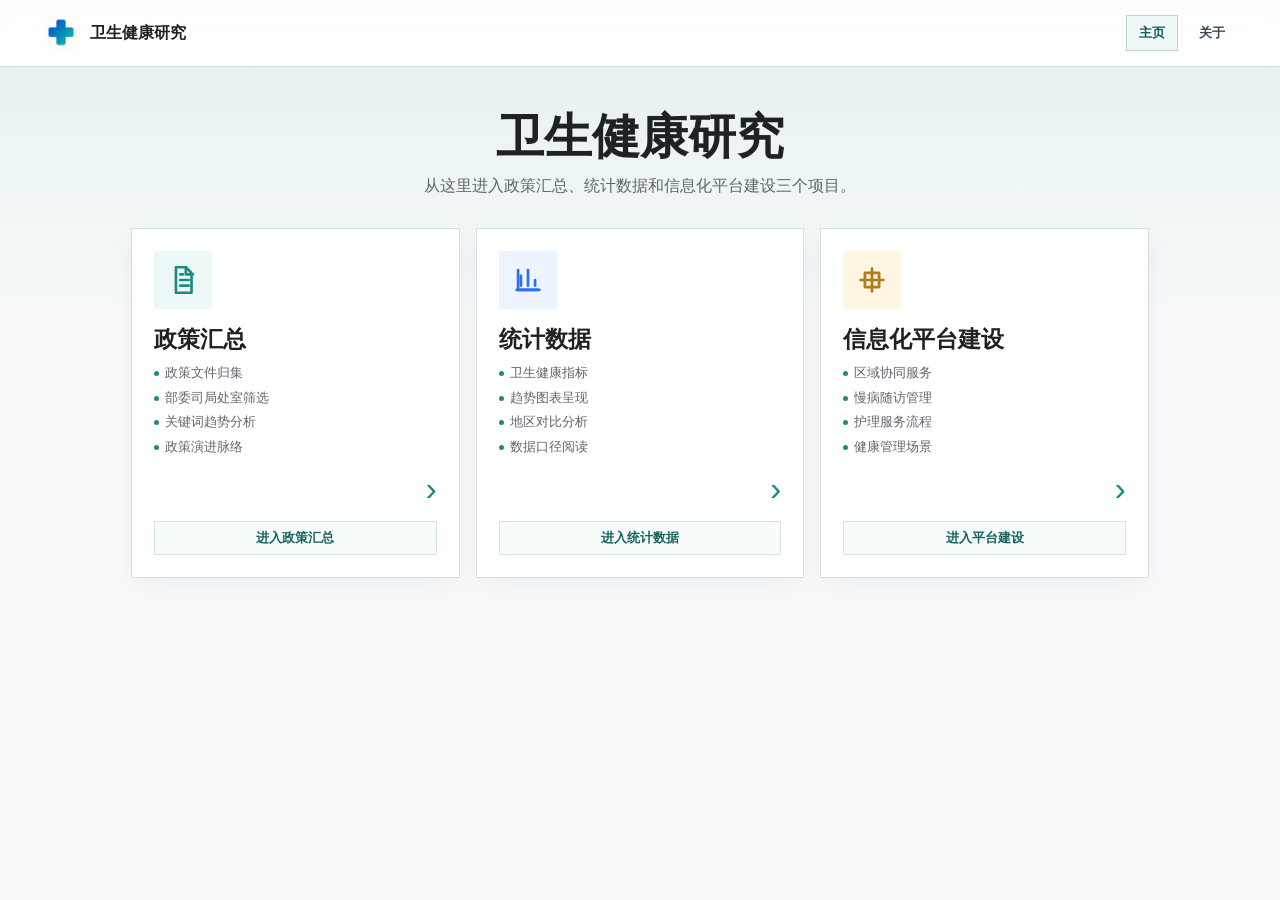
<file: index.html>
﻿<!doctype html>
<html lang="zh-CN">
  <head>
    <meta charset="utf-8" />
    <meta name="viewport" content="width=device-width, initial-scale=1" />
    <title>卫生健康研究</title>
    <link rel="icon" type="image/png" href="assets/favicon.png" />
    <link rel="apple-touch-icon" href="assets/favicon.png" />
    <link rel="stylesheet" href="styles.css" />
  </head>
  <body class="portal-shell portal-home-simple">
    <header class="portal-header">
      <a class="portal-brand" href="index.html" aria-label="卫生健康研究">
        <img src="assets/favicon.png" alt="" />
        <span>卫生健康研究</span>
      </a>
      <nav aria-label="总入口导航">
        <a href="index.html" class="is-active">主页</a>
        <a href="about.html">关于</a>
      </nav>
    </header>

    <main class="portal-main">
      <section class="portal-intro" aria-label="入口说明">
        <h1>卫生健康研究</h1>
        <p>从这里进入政策汇总、统计数据和信息化平台建设三个项目。</p>
      </section>

      <section class="portal-grid" aria-label="项目入口">
        <a class="portal-card portal-card-policy" href="policy.html">
          <span class="portal-icon" aria-hidden="true">
            <svg viewBox="0 0 24 24" role="img">
              <path d="M7 3h7l4 4v14H7z" />
              <path d="M14 3v5h5" />
              <path d="M10 12h6M10 16h6M10 8h2" />
            </svg>
          </span>
          <span class="portal-card-body">
            <strong>政策汇总</strong>
            <ul>
              <li>政策文件归集</li>
              <li>部委司局处室筛选</li>
              <li>关键词趋势分析</li>
              <li>政策演进脉络</li>
            </ul>
          </span>
          <span class="portal-arrow" aria-hidden="true">›</span>
          <span class="portal-card-action">进入政策汇总</span>
        </a>

        <a class="portal-card portal-card-data" href="https://xujiann.github.io/health-indicators/">
          <span class="portal-icon" aria-hidden="true">
            <svg viewBox="0 0 24 24" role="img">
              <path d="M4 19h16" />
              <path d="M7 16V9M12 16V5M17 16v-4" />
              <path d="M5 5v14h14" />
            </svg>
          </span>
          <span class="portal-card-body">
            <strong>统计数据</strong>
            <ul>
              <li>卫生健康指标</li>
              <li>趋势图表呈现</li>
              <li>地区对比分析</li>
              <li>数据口径阅读</li>
            </ul>
          </span>
          <span class="portal-arrow" aria-hidden="true">›</span>
          <span class="portal-card-action">进入统计数据</span>
        </a>

        <a class="portal-card portal-card-platform" href="https://xujiann.github.io/chronic-care-platform/login.html">
          <span class="portal-icon" aria-hidden="true">
            <svg viewBox="0 0 24 24" role="img">
              <path d="M12 4v16M4 12h16" />
              <path d="M7 7h10v10H7z" />
            </svg>
          </span>
          <span class="portal-card-body">
            <strong>信息化平台建设</strong>
            <ul>
              <li>区域协同服务</li>
              <li>慢病随访管理</li>
              <li>护理服务流程</li>
              <li>健康管理场景</li>
            </ul>
          </span>
          <span class="portal-arrow" aria-hidden="true">›</span>
          <span class="portal-card-action">进入平台建设</span>
        </a>
      </section>

    </main>
  </body>
</html>
</file>
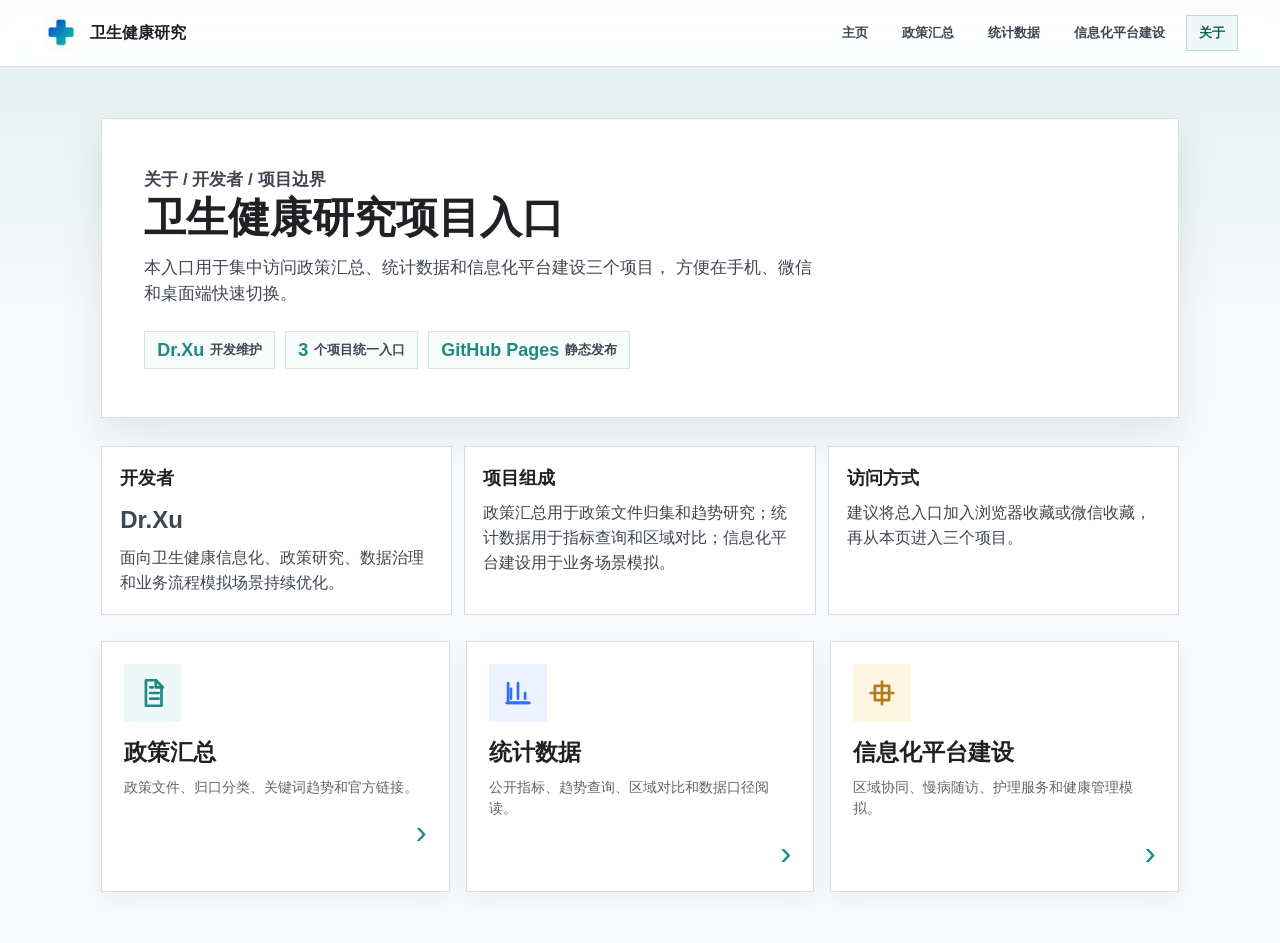
<file: about.html>
<!doctype html>
<html lang="zh-CN">
  <head>
    <meta charset="utf-8" />
    <meta name="viewport" content="width=device-width, initial-scale=1" />
    <title>关于 - 卫生健康研究</title>
    <link rel="icon" type="image/png" href="assets/favicon.png" />
    <link rel="apple-touch-icon" href="assets/favicon.png" />
    <link rel="stylesheet" href="styles.css" />
  </head>
  <body class="portal-shell">
    <header class="portal-header">
      <a class="portal-brand" href="index.html" aria-label="卫生健康研究">
        <img src="assets/favicon.png" alt="" />
        <span>卫生健康研究</span>
      </a>
      <nav aria-label="总入口导航">
        <a href="index.html">主页</a>
        <a href="https://xujiann.github.io/health-policy/policy.html">政策汇总</a>
        <a href="https://xujiann.github.io/health-indicators/">统计数据</a>
        <a href="https://xujiann.github.io/chronic-care-platform/login.html">信息化平台建设</a>
        <a href="about.html" class="is-active">关于</a>
      </nav>
    </header>

    <main class="portal-main">
      <section class="portal-hero about-portal-hero" aria-labelledby="aboutTitle">
        <div>
          <p class="portal-kicker">关于 / 开发者 / 项目边界</p>
          <h1 id="aboutTitle">卫生健康研究项目入口</h1>
          <p>
            本入口用于集中访问政策汇总、统计数据和信息化平台建设三个项目，
            方便在手机、微信和桌面端快速切换。
          </p>
          <div class="portal-meta" aria-label="项目说明">
            <span><strong>Dr.Xu</strong> 开发维护</span>
            <span><strong>3</strong> 个项目统一入口</span>
            <span><strong>GitHub Pages</strong> 静态发布</span>
          </div>
        </div>
      </section>

      <section class="about-section" aria-label="项目说明">
        <div class="about-grid">
          <article>
            <h3>开发者</h3>
            <p class="about-name">Dr.Xu</p>
            <p>面向卫生健康信息化、政策研究、数据治理和业务流程模拟场景持续优化。</p>
          </article>
          <article>
            <h3>项目组成</h3>
            <p>政策汇总用于政策文件归集和趋势研究；统计数据用于指标查询和区域对比；信息化平台建设用于业务场景模拟。</p>
          </article>
          <article>
            <h3>访问方式</h3>
            <p>建议将总入口加入浏览器收藏或微信收藏，再从本页进入三个项目。</p>
          </article>
        </div>
      </section>

      <section class="portal-grid compact-portal-grid" aria-label="相关入口">
        <a class="portal-card portal-card-policy" href="https://xujiann.github.io/health-policy/policy.html">
          <span class="portal-icon" aria-hidden="true">
            <svg viewBox="0 0 24 24" role="img">
              <path d="M7 3h7l4 4v14H7z" />
              <path d="M14 3v5h5" />
              <path d="M10 12h6M10 16h6M10 8h2" />
            </svg>
          </span>
          <span class="portal-card-body">
            <strong>政策汇总</strong>
            <em>政策文件、归口分类、关键词趋势和官方链接。</em>
          </span>
          <span class="portal-arrow" aria-hidden="true">›</span>
        </a>

        <a class="portal-card portal-card-data" href="https://xujiann.github.io/health-indicators/">
          <span class="portal-icon" aria-hidden="true">
            <svg viewBox="0 0 24 24" role="img">
              <path d="M4 19h16" />
              <path d="M7 16V9M12 16V5M17 16v-4" />
              <path d="M5 5v14h14" />
            </svg>
          </span>
          <span class="portal-card-body">
            <strong>统计数据</strong>
            <em>公开指标、趋势查询、区域对比和数据口径阅读。</em>
          </span>
          <span class="portal-arrow" aria-hidden="true">›</span>
        </a>

        <a class="portal-card portal-card-platform" href="https://xujiann.github.io/chronic-care-platform/login.html">
          <span class="portal-icon" aria-hidden="true">
            <svg viewBox="0 0 24 24" role="img">
              <path d="M12 4v16M4 12h16" />
              <path d="M7 7h10v10H7z" />
            </svg>
          </span>
          <span class="portal-card-body">
            <strong>信息化平台建设</strong>
            <em>区域协同、慢病随访、护理服务和健康管理模拟。</em>
          </span>
          <span class="portal-arrow" aria-hidden="true">›</span>
        </a>
      </section>
    </main>
  </body>
</html>
</file>
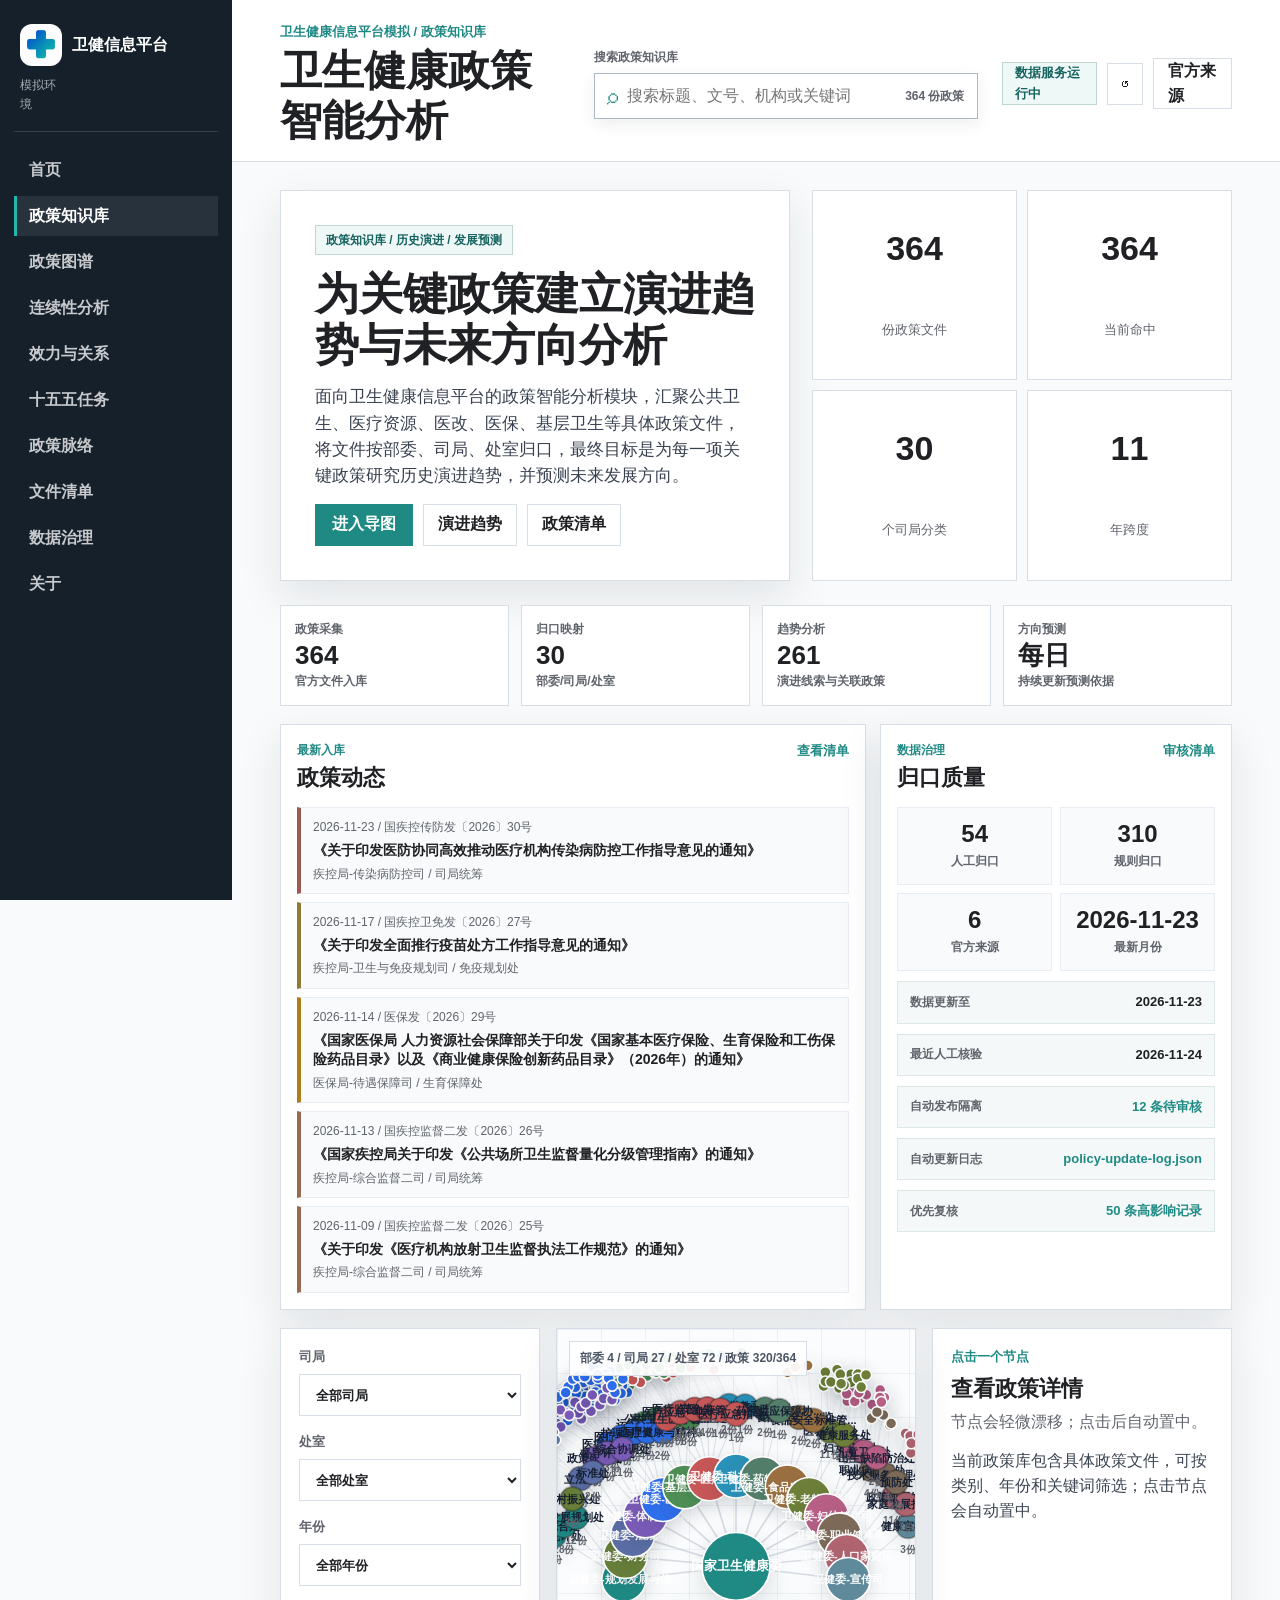
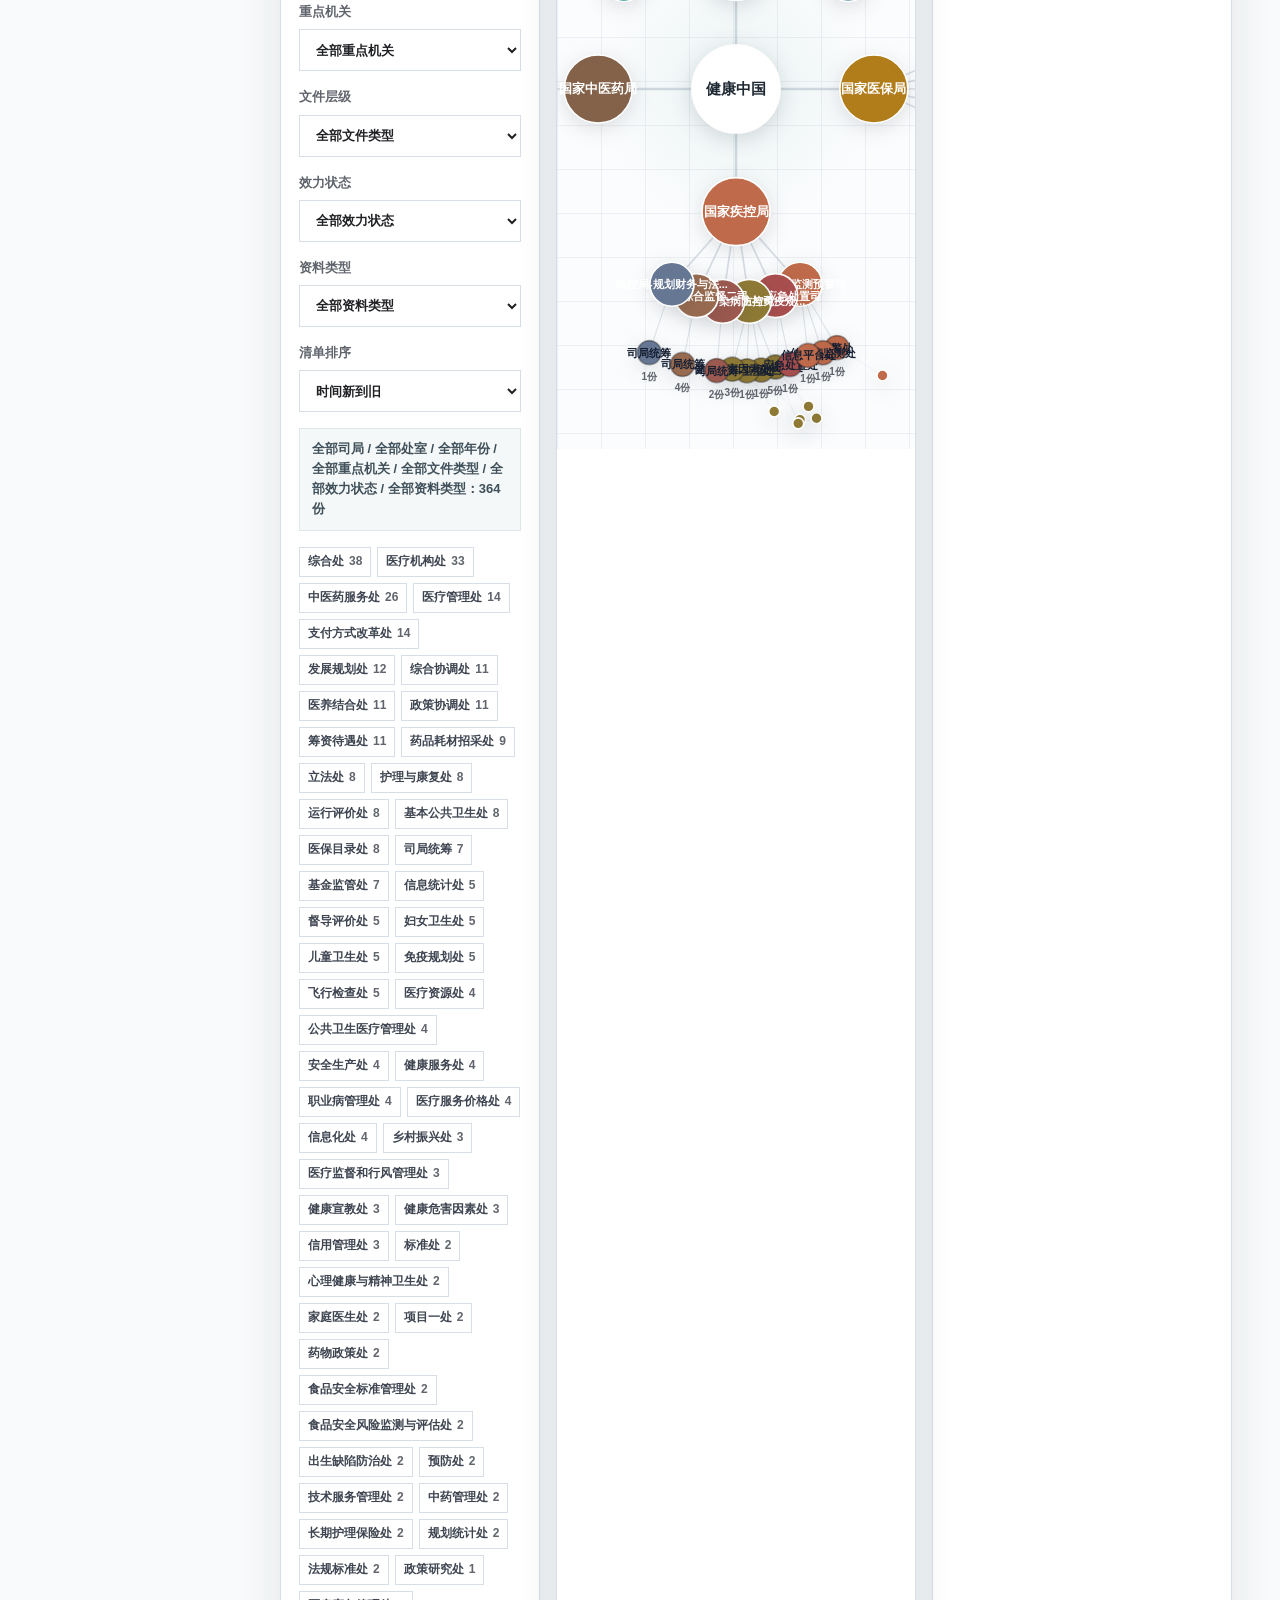
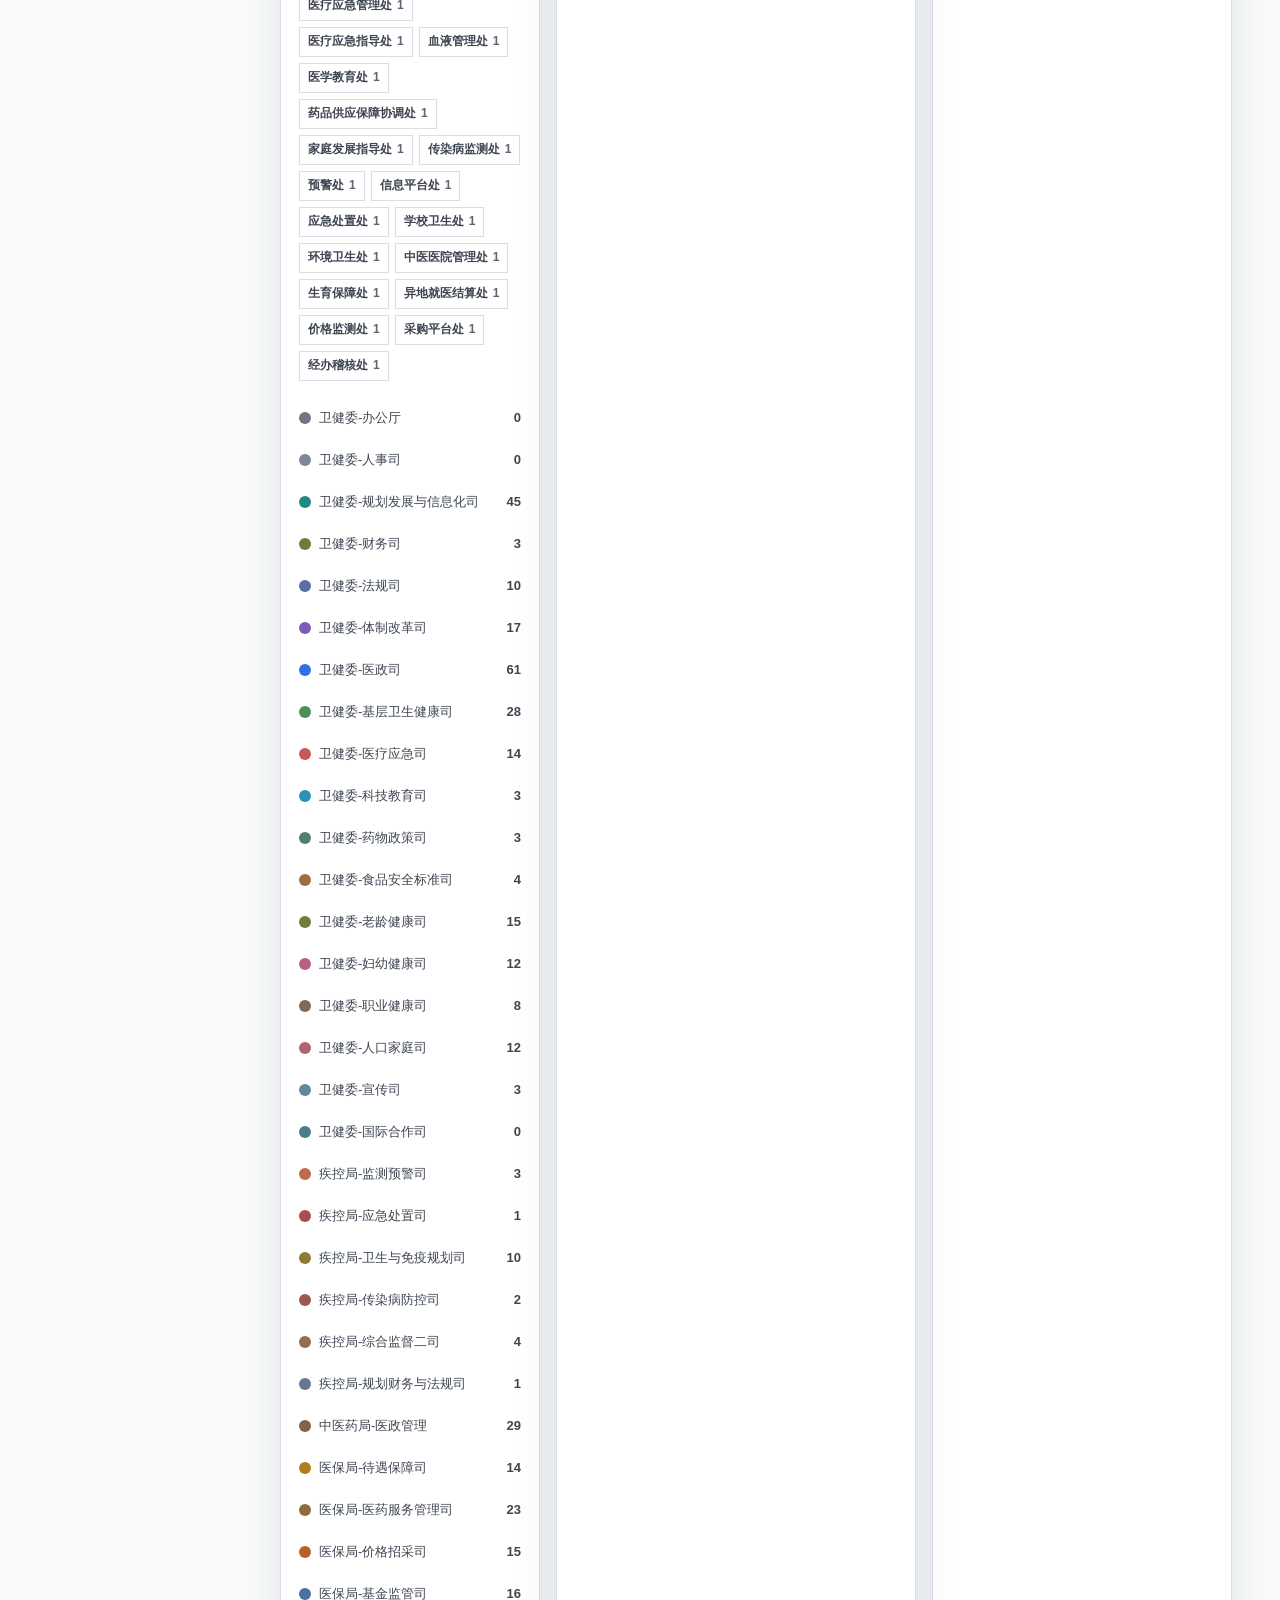
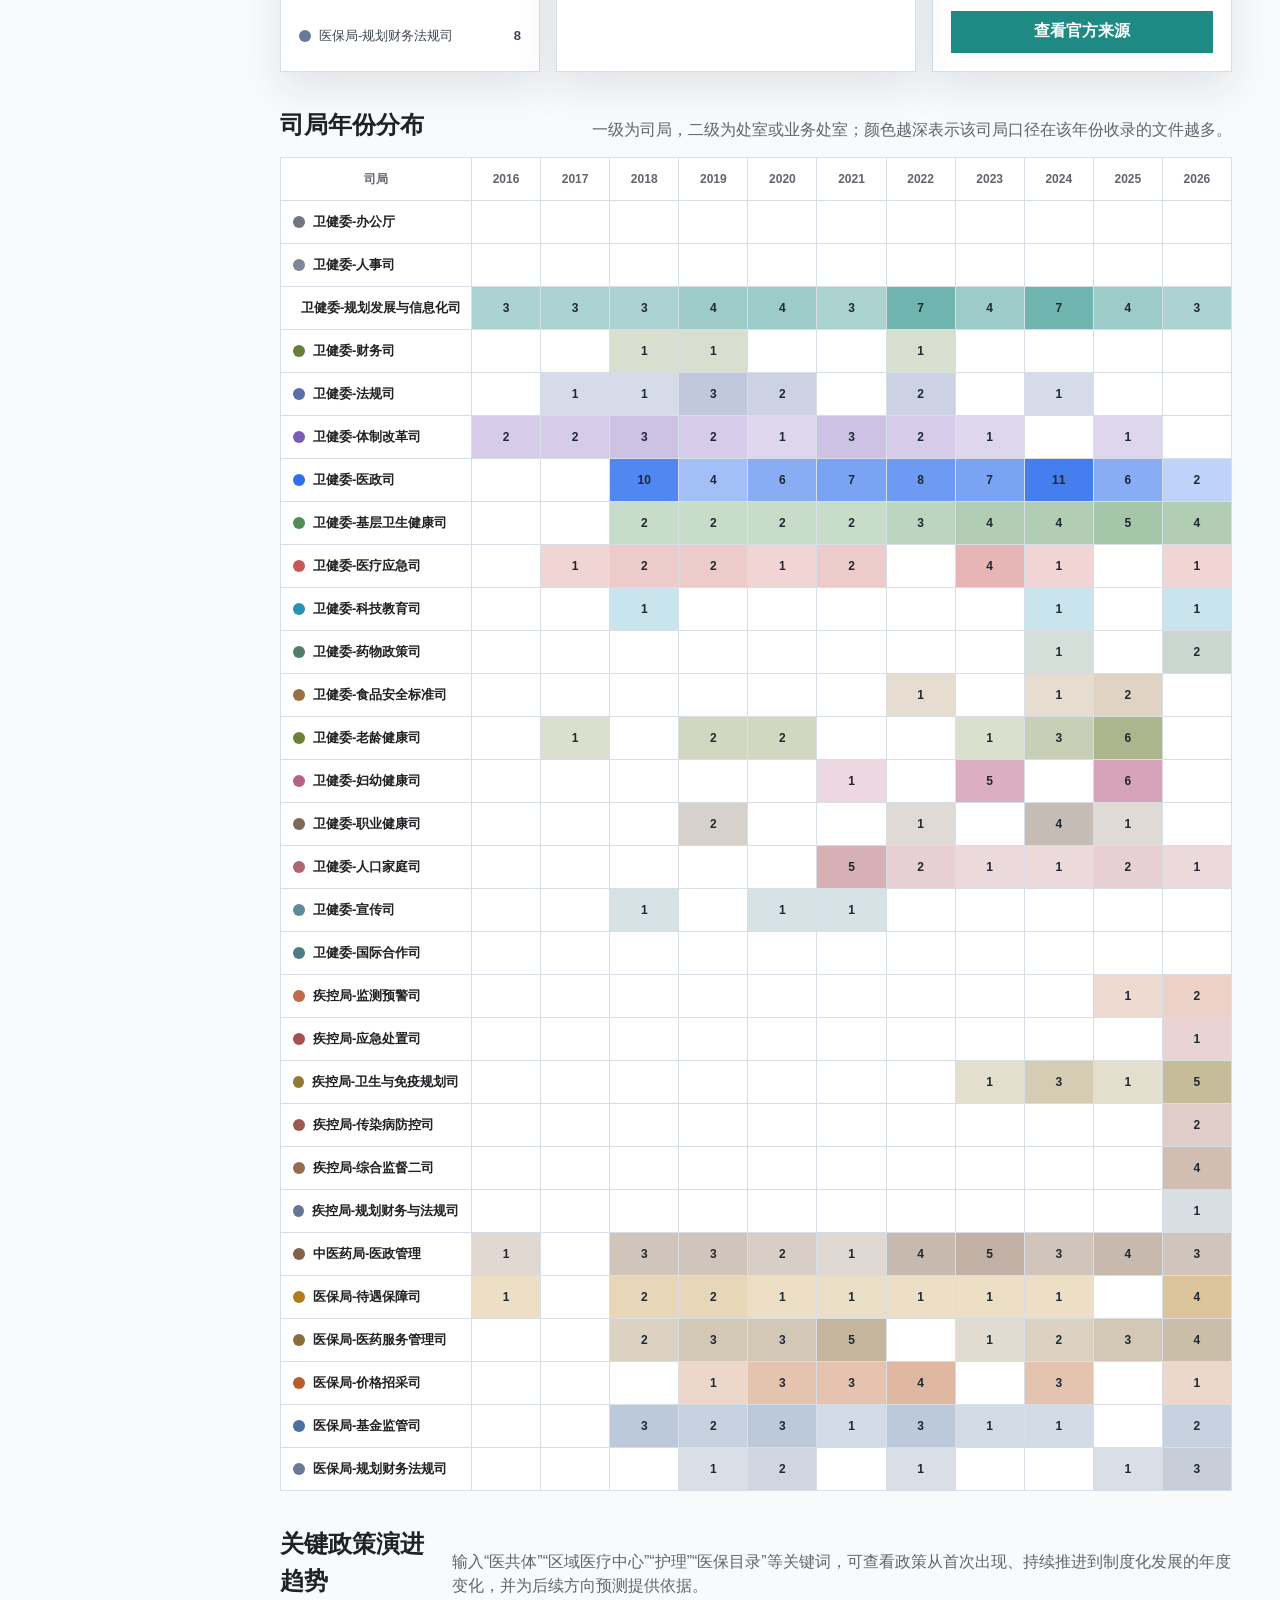
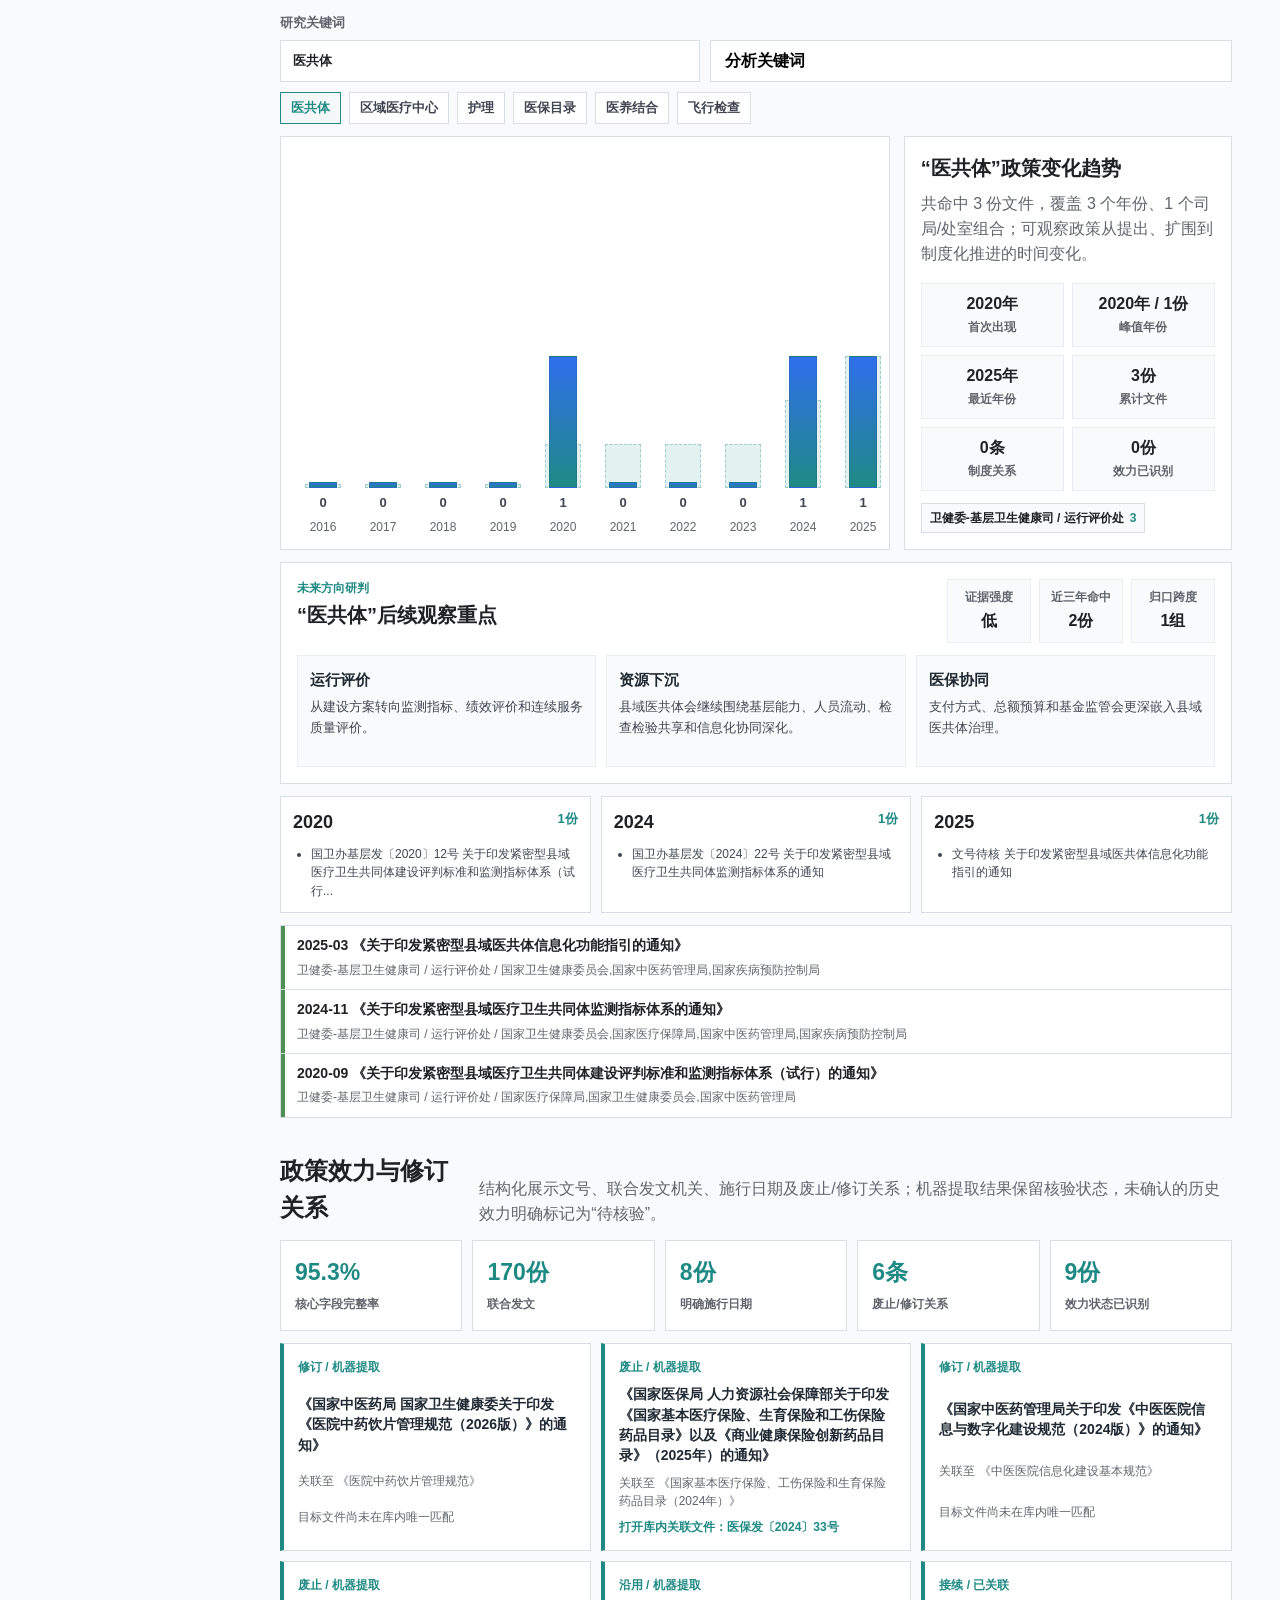
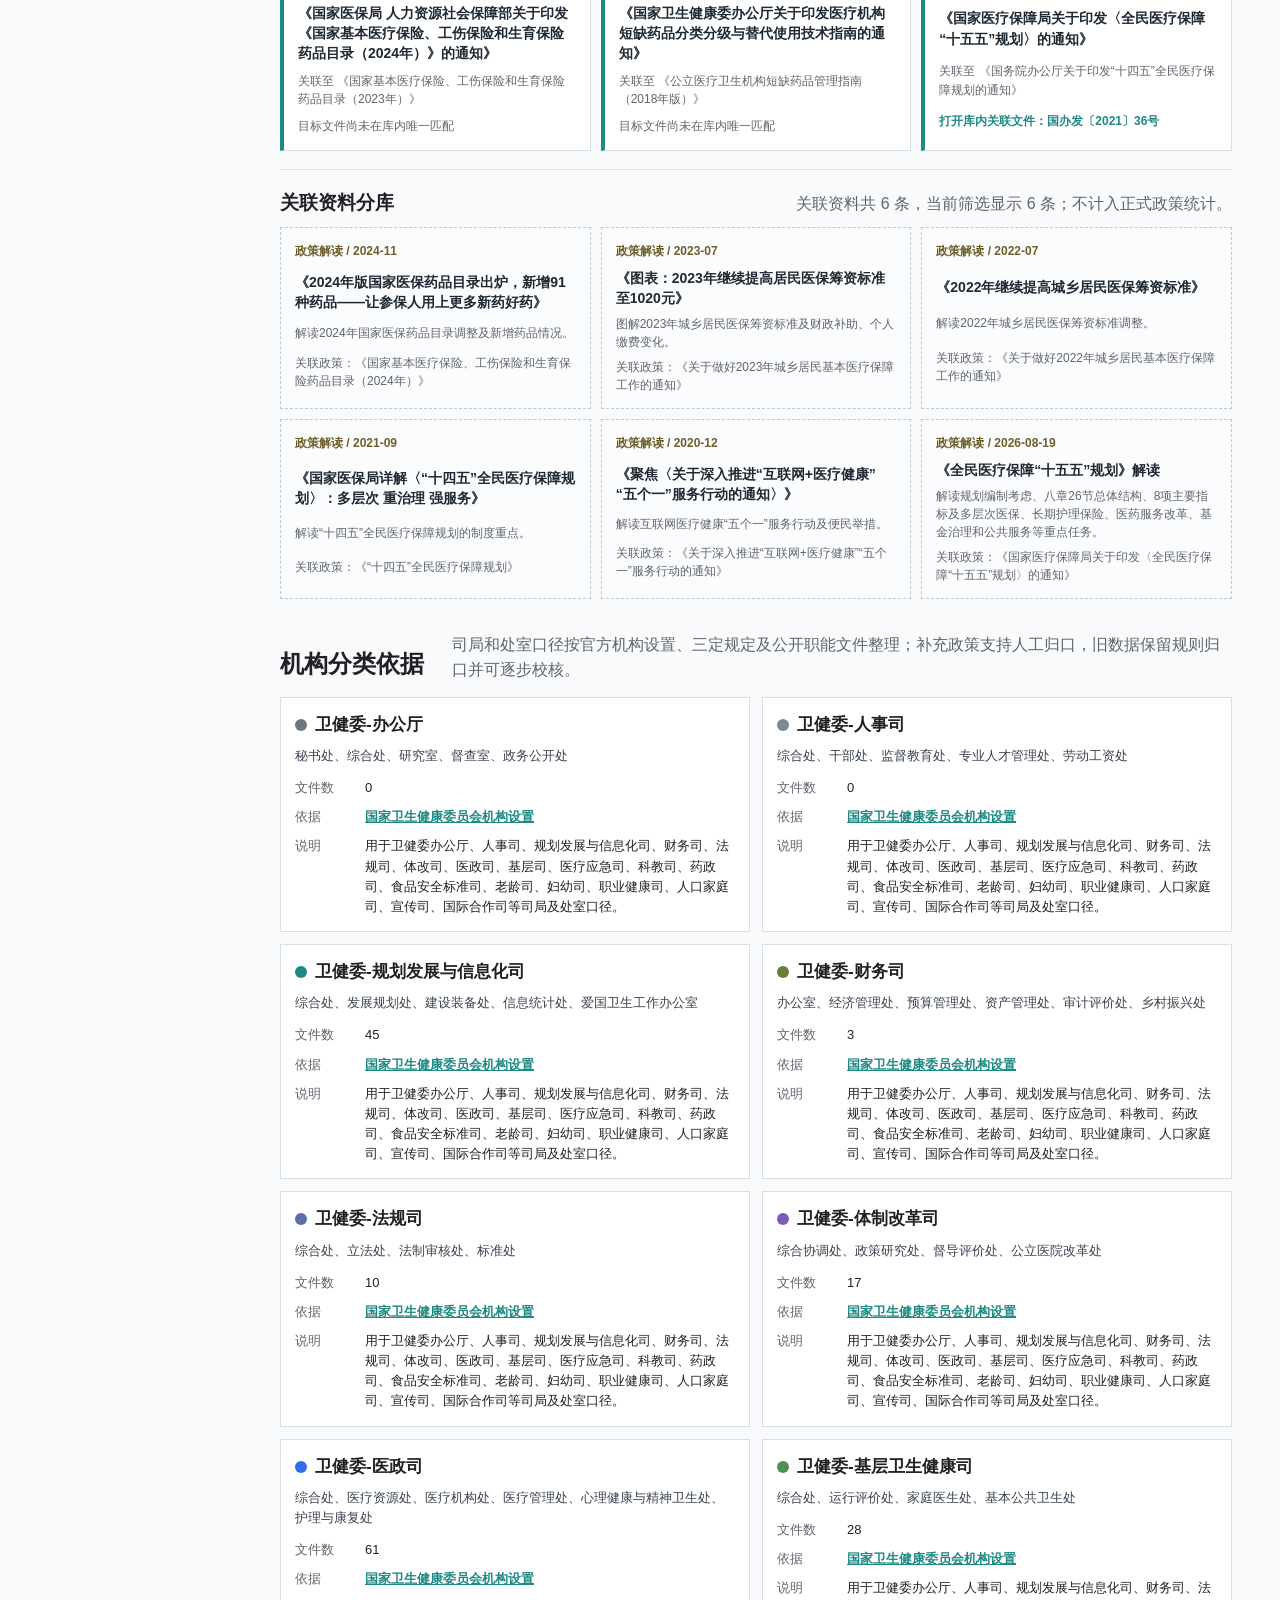
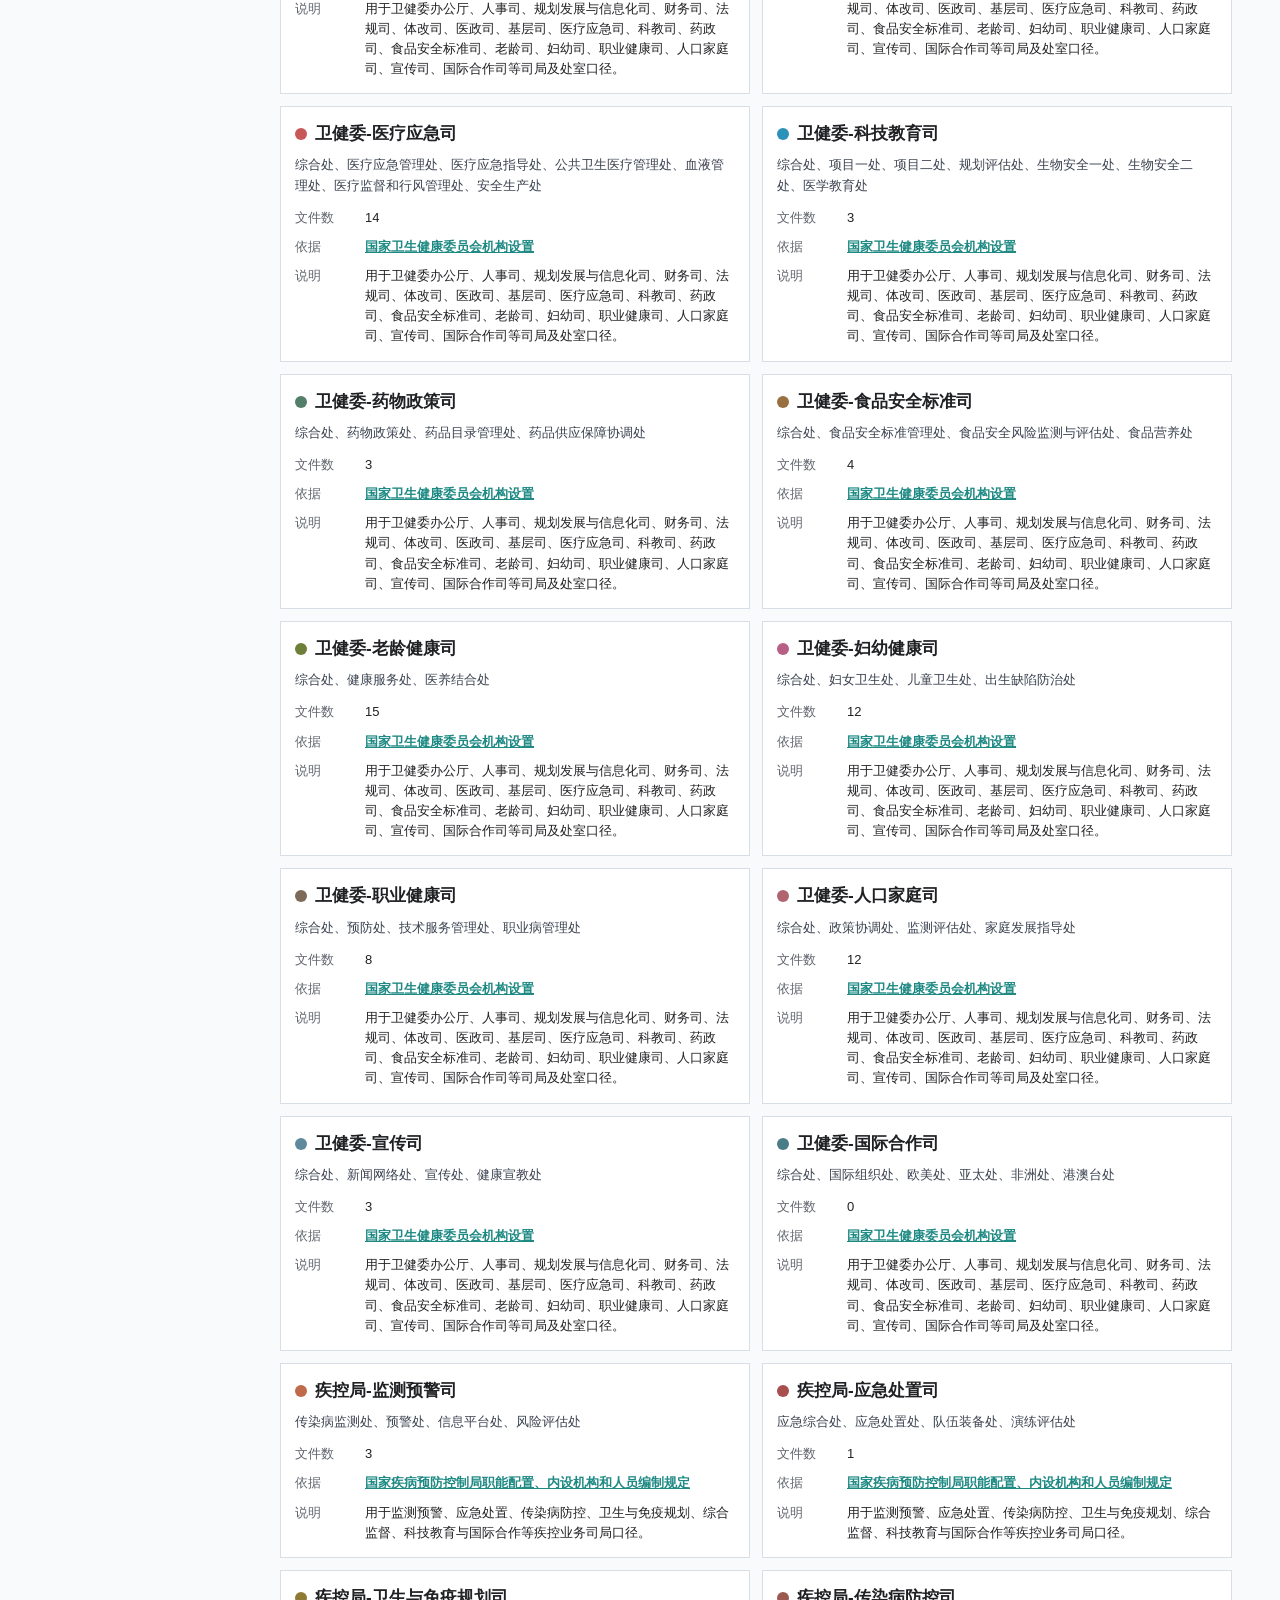
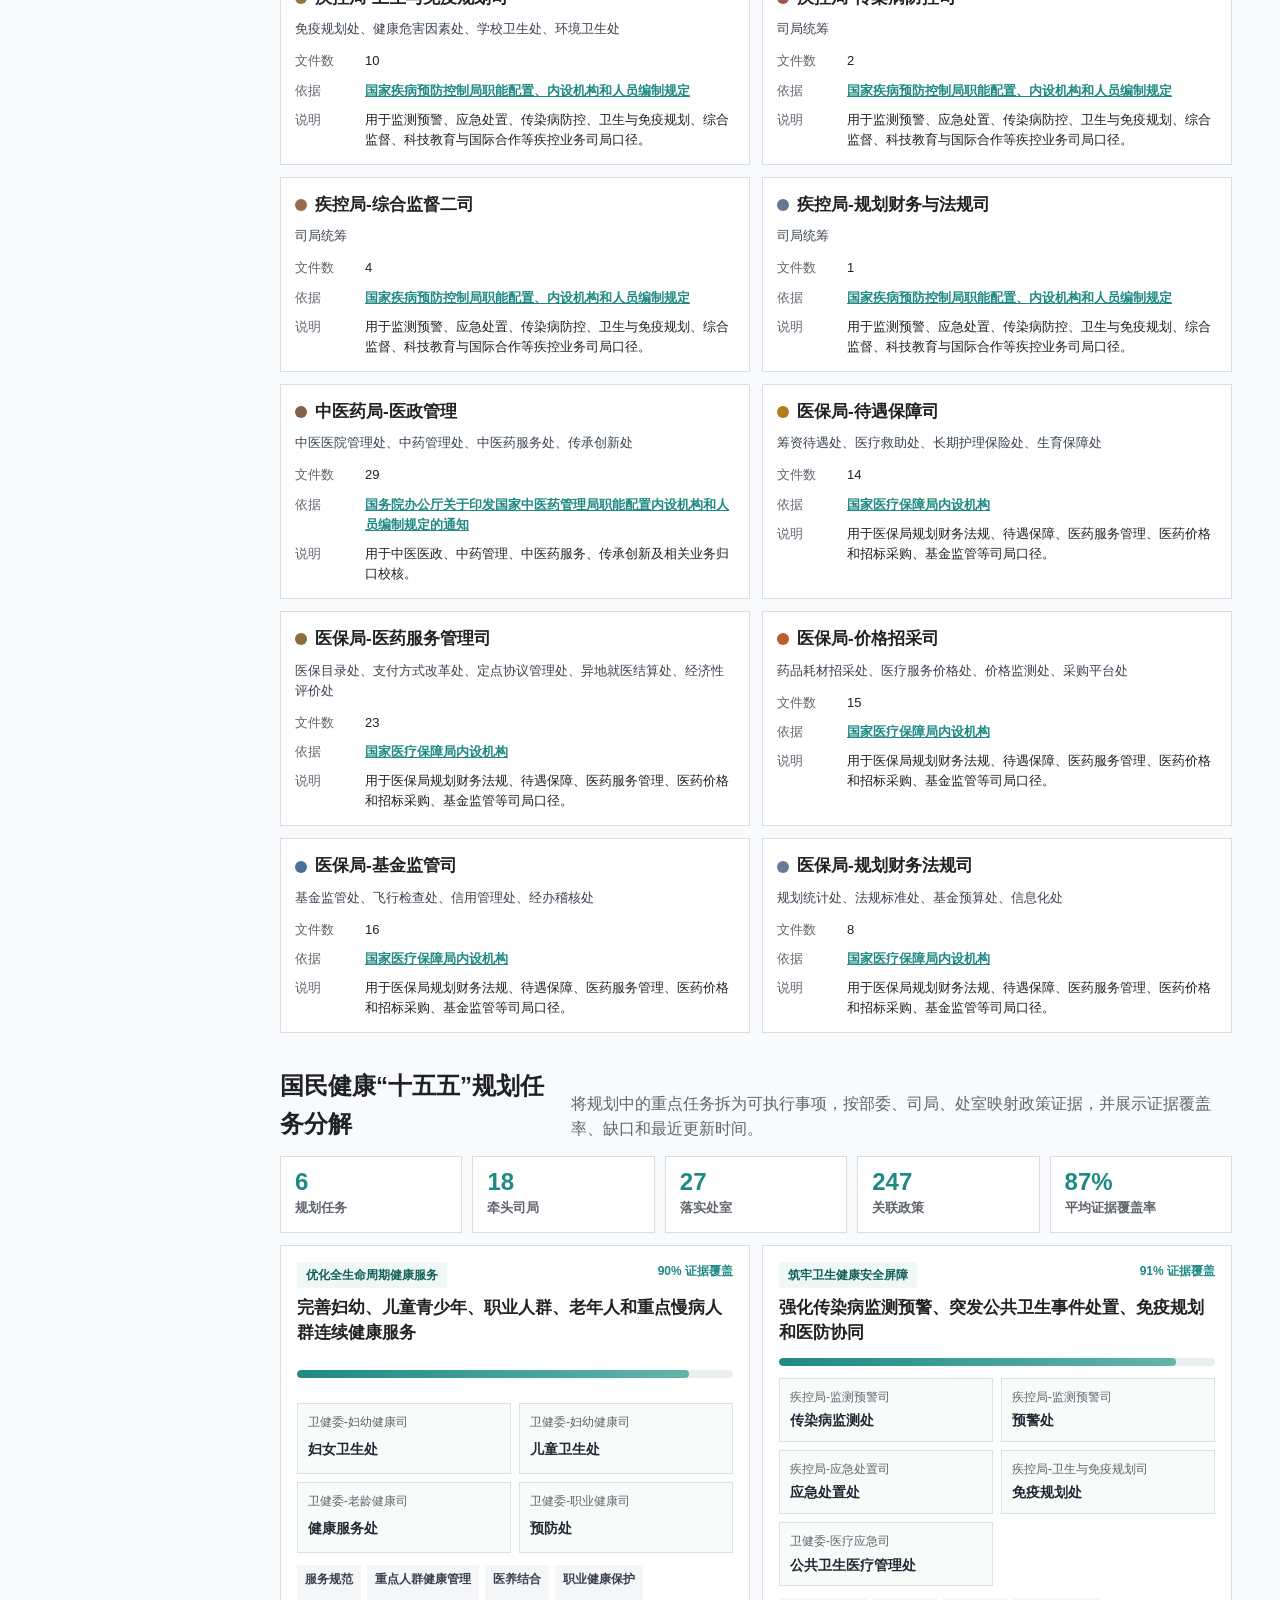
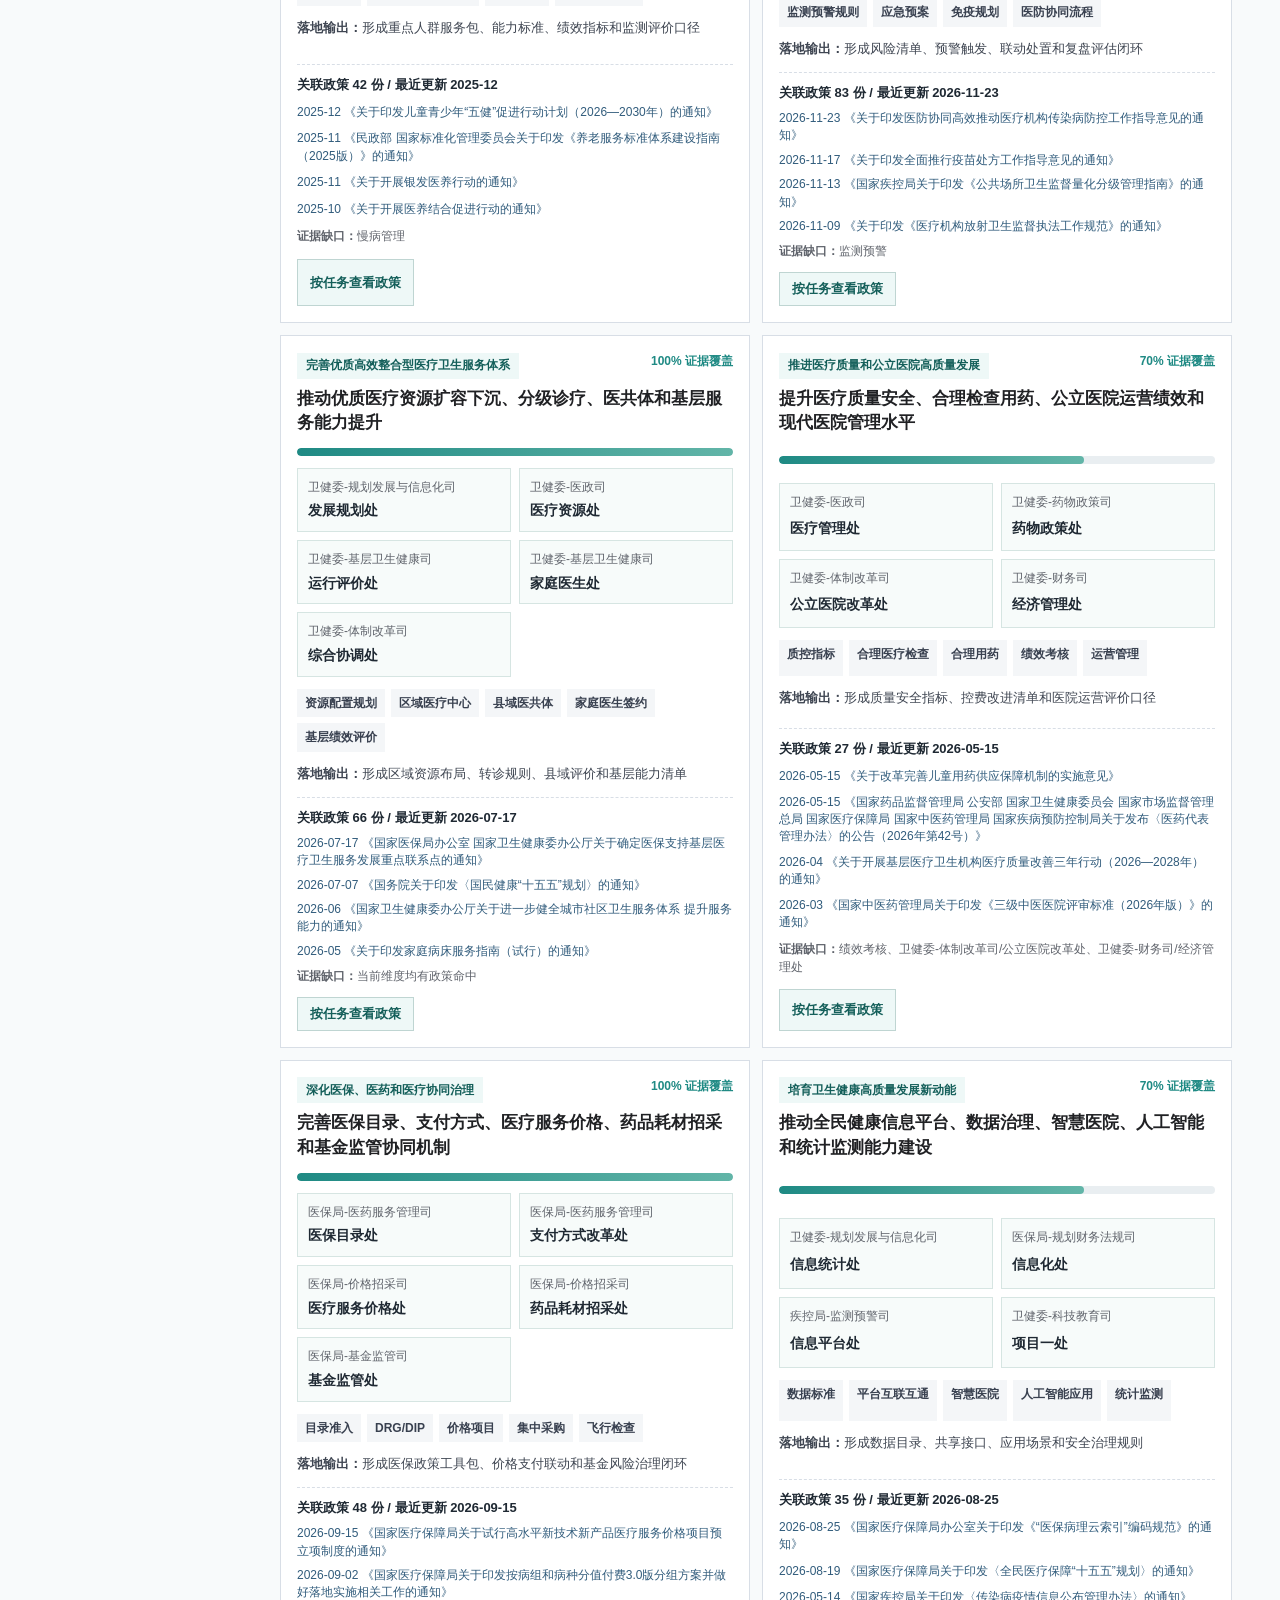
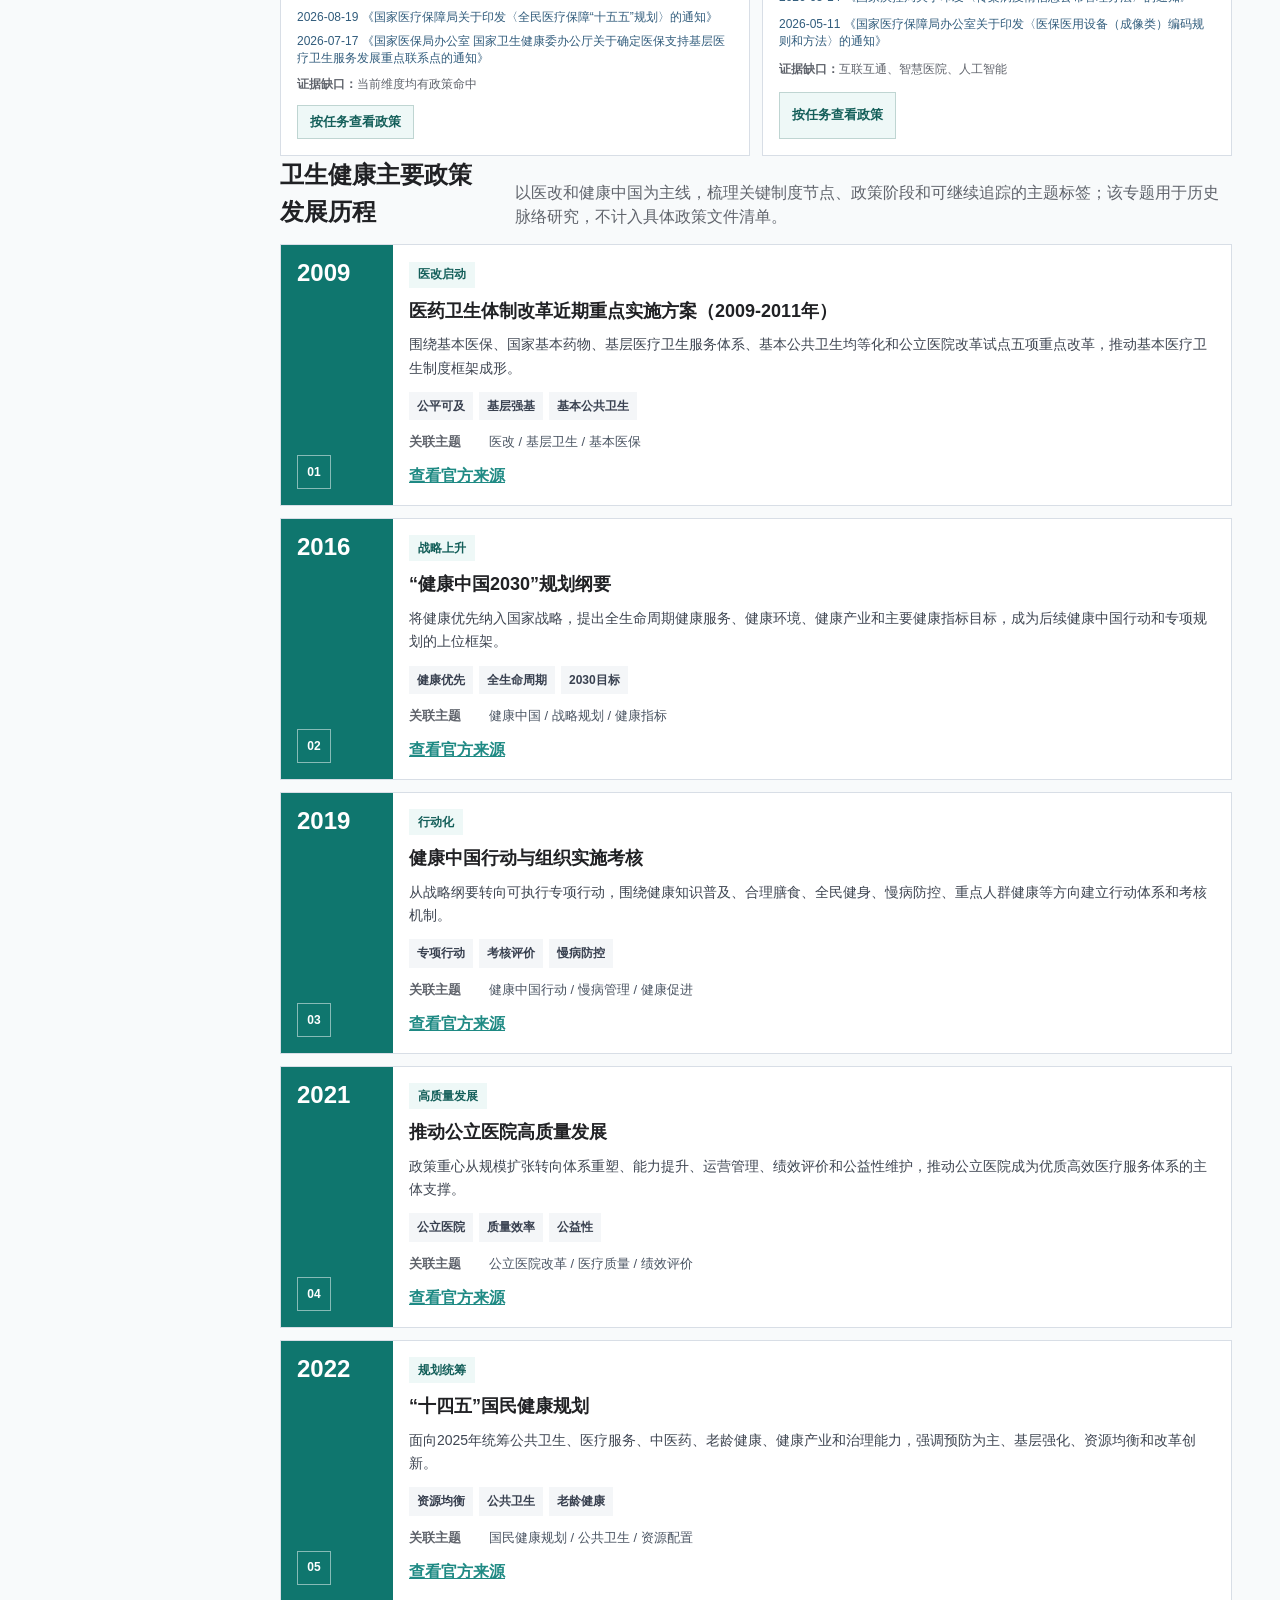
<file: policy.html>
<!doctype html>
<html lang="zh-CN">
  <head>
    <meta charset="utf-8" />
    <meta name="viewport" content="width=device-width, initial-scale=1" />
    <title>卫生健康政策智能分析</title>
    <link rel="icon" type="image/png" href="assets/favicon.png" />
    <link rel="apple-touch-icon" href="assets/favicon.png" />
    <link rel="stylesheet" href="styles.css" />
  </head>
  <body>
    <aside class="platform-rail" aria-label="卫生健康信息平台导航">
      <div class="platform-brand">
        <img src="assets/favicon.png" alt="" />
        <strong>卫健信息平台</strong>
        <span>模拟环境</span>
      </div>
      <nav>
        <a href="index.html">首页</a>
        <a href="#overview" class="is-active">政策知识库</a>
        <a href="#map">政策图谱</a>
        <a href="#continuity">连续性分析</a>
        <a href="#structure">效力与关系</a>
        <a href="#plan-tasks">十五五任务</a>
        <a href="#milestones">政策脉络</a>
        <a href="#sources">文件清单</a>
        <a href="#governance">数据治理</a>
        <a href="about.html">关于</a>
      </nav>
    </aside>

    <header class="topbar">
      <div class="topbar-title">
        <p class="eyebrow">卫生健康信息平台模拟 / 政策知识库</p>
        <h1>卫生健康政策智能分析</h1>
      </div>
      <div class="top-search" role="search" aria-label="政策知识库搜索">
        <label for="searchInput">搜索政策知识库</label>
        <div class="top-search-control">
          <span aria-hidden="true">⌕</span>
          <input id="searchInput" type="search" placeholder="搜索标题、文号、机构或关键词" autocomplete="off" />
          <output id="topSearchResult" aria-live="polite">全部政策</output>
        </div>
      </div>
      <div class="top-actions">
        <span class="platform-status">数据服务运行中</span>
        <button class="icon-button" id="resetView" title="重置视图" aria-label="重置视图">
          <span aria-hidden="true">↺</span>
        </button>
        <a class="source-link" href="#sources">官方来源</a>
      </div>
    </header>

    <main>
      <section class="intro-band" id="overview">
        <div class="intro-copy">
          <div class="intro-badge">政策知识库 / 历史演进 / 发展预测</div>
          <h2>为关键政策建立演进趋势与未来方向分析</h2>
          <p>
            面向卫生健康信息平台的政策智能分析模块，汇聚公共卫生、医疗资源、医改、医保、基层卫生等具体政策文件，
            将文件按部委、司局、处室归口，最终目标是为每一项关键政策研究历史演进趋势，并预测未来发展方向。
          </p>
          <div class="intro-actions">
            <a class="primary-action" href="#map">进入导图</a>
            <a class="source-link" href="#continuity">演进趋势</a>
            <a class="source-link" href="#sources">政策清单</a>
          </div>
        </div>
        <div class="stat-grid" aria-label="政策统计">
          <div>
            <strong id="statDocs">0</strong>
            <span>份政策文件</span>
          </div>
          <div>
            <strong id="statFiltered">0</strong>
            <span>当前命中</span>
          </div>
          <div>
            <strong id="statTopics">0</strong>
            <span>个司局分类</span>
          </div>
          <div>
            <strong id="statYears">0</strong>
            <span>年跨度</span>
          </div>
        </div>
      </section>

      <section class="module-strip" aria-label="平台模块状态">
        <article>
          <span>政策采集</span>
          <strong id="moduleCollected">0</strong>
          <em>官方文件入库</em>
        </article>
        <article>
          <span>归口映射</span>
          <strong id="moduleMapped">0</strong>
          <em>部委/司局/处室</em>
        </article>
        <article>
          <span>趋势分析</span>
          <strong id="moduleRelations">0</strong>
          <em>演进线索与关联政策</em>
        </article>
        <article>
          <span>方向预测</span>
          <strong>每日</strong>
          <em>持续更新预测依据</em>
        </article>
      </section>

      <section class="ops-dashboard" aria-label="平台运行驾驶舱">
        <article class="latest-panel">
          <div class="panel-head">
            <div>
              <span>最新入库</span>
              <h2>政策动态</h2>
            </div>
            <a href="#sources">查看清单</a>
          </div>
          <div class="latest-list" id="latestList"></div>
        </article>
        <article class="quality-panel">
          <div class="panel-head">
            <div>
              <span>数据治理</span>
              <h2>归口质量</h2>
            </div>
            <a href="policy-assignment-audit.csv">审核清单</a>
          </div>
          <div class="quality-grid">
            <div>
              <strong id="qualityManual">0</strong>
              <span>人工归口</span>
            </div>
            <div>
              <strong id="qualityRule">0</strong>
              <span>规则归口</span>
            </div>
            <div>
              <strong id="qualitySources">0</strong>
              <span>官方来源</span>
            </div>
            <div>
              <strong id="qualityLatest">-</strong>
              <span>最新月份</span>
            </div>
          </div>
          <div class="interface-status">
            <span>数据更新至</span>
            <strong id="governanceDataThrough">-</strong>
          </div>
          <div class="interface-status">
            <span>最近人工核验</span>
            <strong id="governanceReviewedAt">-</strong>
          </div>
          <div class="interface-status">
              <span>自动发布隔离</span>
              <a id="governanceCandidateCount" href="policy-review-queue.md">0 条待处理</a>
          </div>
          <div class="interface-status">
            <span>自动更新日志</span>
            <a href="policy-update-log.json">policy-update-log.json</a>
          </div>
          <div class="interface-status">
            <span>优先复核</span>
            <a href="policy-priority-review.csv">50 条高影响记录</a>
          </div>
        </article>
      </section>

      <section class="workspace">
        <aside class="filters" aria-label="筛选器">
          <label>
            <span>司局</span>
            <select id="topicFilter"></select>
          </label>

          <label>
            <span>处室</span>
            <select id="secondaryFilter"></select>
          </label>

          <label>
            <span>年份</span>
            <select id="yearFilter"></select>
          </label>

          <label>
            <span>重点机关</span>
            <select id="agencyFilter"></select>
          </label>

          <label>
            <span>文件层级</span>
            <select id="levelFilter"></select>
          </label>

          <label>
            <span>效力状态</span>
            <select id="validityFilter"></select>
          </label>

          <label>
            <span>资料类型</span>
            <select id="documentTypeFilter"></select>
          </label>

          <label>
            <span>清单排序</span>
            <select id="sortFilter">
              <option value="date-desc">时间新到旧</option>
              <option value="date-asc">时间旧到新</option>
              <option value="category">司局</option>
              <option value="agency">发文机关</option>
            </select>
          </label>

          <p class="filter-count" id="filterCount">当前显示全部政策文件</p>
          <div class="secondary-chips" id="secondaryChips"></div>
          <div class="legend" id="legend"></div>
        </aside>

        <section class="map-panel" id="map" aria-label="政策思维导图">
          <div class="map-status" id="mapStatus">正在生成政策网络</div>
          <svg id="policyMap" role="img" aria-label="卫生健康政策思维导图"></svg>
        </section>

        <aside class="detail-panel" aria-live="polite">
          <p class="detail-kicker" id="detailTopic">点击一个节点</p>
          <h2 id="detailTitle">查看政策详情</h2>
          <p class="detail-date" id="detailDate">节点会轻微漂移；点击后自动置中。</p>
          <p id="detailSummary">
            当前政策库包含具体政策文件，可按类别、年份和关键词筛选；点击节点会自动置中。
          </p>
          <dl id="detailMeta"></dl>
          <a id="detailUrl" class="detail-url" href="#sources">查看官方来源</a>
        </aside>
      </section>

      <section class="matrix-section">
        <div class="section-head">
          <h2>司局年份分布</h2>
          <p>一级为司局，二级为处室或业务处室；颜色越深表示该司局口径在该年份收录的文件越多。</p>
        </div>
        <div class="matrix" id="matrix"></div>
      </section>

      <section class="continuity-section" id="continuity">
        <div class="section-head">
          <h2>关键政策演进趋势</h2>
          <p>输入“医共体”“区域医疗中心”“护理”“医保目录”等关键词，可查看政策从首次出现、持续推进到制度化发展的年度变化，并为后续方向预测提供依据。</p>
        </div>
        <div class="continuity-tools">
          <label>
            <span>研究关键词</span>
            <input id="continuityInput" type="search" value="医共体" placeholder="例如：医共体、区域医疗中心、护理、医保目录" />
          </label>
          <button class="source-link" id="applyContinuity" type="button">分析关键词</button>
        </div>
        <div class="trend-presets" id="trendPresets">
          <button type="button" data-keyword="医共体">医共体</button>
          <button type="button" data-keyword="区域医疗中心">区域医疗中心</button>
          <button type="button" data-keyword="护理">护理</button>
          <button type="button" data-keyword="医保目录">医保目录</button>
          <button type="button" data-keyword="医养结合">医养结合</button>
          <button type="button" data-keyword="飞行检查">飞行检查</button>
        </div>
        <div class="continuity-grid">
          <div class="continuity-chart" id="continuityChart"></div>
          <div class="continuity-panel">
            <h3 id="continuityTitle">关键词政策变化</h3>
            <p id="continuitySummary"></p>
            <div class="trend-metrics" id="trendMetrics"></div>
            <div class="continuity-tags" id="continuityTags"></div>
          </div>
        </div>
        <div class="forecast-panel" id="forecastPanel"></div>
        <div class="trend-stage-list" id="trendStageList"></div>
        <div class="continuity-list" id="continuityList"></div>
      </section>

      <section class="policy-structure-section" id="structure">
        <div class="section-head">
          <h2>政策效力与修订关系</h2>
          <p>结构化展示文号、联合发文机关、施行日期及废止/修订关系；机器提取结果保留核验状态，未确认的历史效力明确标记为“待核验”。</p>
        </div>
        <div class="structure-metrics" id="structureMetrics"></div>
        <div class="relation-list" id="relationList"></div>
        <div class="material-library">
          <div class="section-head compact-head">
            <h3>关联资料分库</h3>
            <p id="materialSummary">政策解读、统计、公示和征求意见资料不计入正式政策数量。</p>
          </div>
          <div class="material-list" id="materialList"></div>
        </div>
      </section>

      <section class="taxonomy-section">
        <div class="section-head">
          <h2>机构分类依据</h2>
          <p>司局和处室口径按官方机构设置、三定规定及公开职能文件整理；补充政策支持人工归口，旧数据保留规则归口并可逐步校核。</p>
        </div>
        <div class="taxonomy-list" id="taxonomyList"></div>
      </section>

      <section class="plan-task-section" id="plan-tasks">
        <div class="section-head">
          <h2>国民健康“十五五”规划任务分解</h2>
          <p>将规划中的重点任务拆为可执行事项，按部委、司局、处室映射政策证据，并展示证据覆盖率、缺口和最近更新时间。</p>
        </div>
        <div class="task-overview" id="taskOverview"></div>
        <div class="task-board" id="taskBoard"></div>
      </section>

      <section class="milestone-section" id="milestones">
        <div class="section-head">
          <h2>卫生健康主要政策发展历程</h2>
          <p>以医改和健康中国为主线，梳理关键制度节点、政策阶段和可继续追踪的主题标签；该专题用于历史脉络研究，不计入具体政策文件清单。</p>
        </div>
        <div class="milestone-list" id="milestoneList"></div>
      </section>

      <section class="governance-section" id="governance">
        <div class="section-head">
          <h2>平台数据治理</h2>
          <p>模拟卫生健康信息平台的数据接入、归口审核、知识图谱计算和公开链接追溯流程。</p>
        </div>
        <div class="governance-grid">
          <article>
            <h3>接入源</h3>
            <p>国务院政策库、国家卫健委、国家医保局、国家疾控局、国家中医药局等官方渠道。</p>
          </article>
          <article>
            <h3>归口规则</h3>
            <p>人工归口优先，规则归口进入审核清单；所有文件均落到部委、司局、处室层级。</p>
          </article>
          <article>
            <h3>自动任务</h3>
            <p>GitHub Actions 每日采集政策；官方元数据、正文和归口规则全部通过门禁后自动入库发布，不确定记录进入隔离队列。</p>
          </article>
          <article>
            <h3>追溯能力</h3>
            <p>每张卡片保留文件名、文号、摘要和官方全文链接，可导出 CSV 进行二次分析。</p>
          </article>
        </div>
        <div class="observability-panel">
          <div class="section-head compact-head">
            <h3>运行与审核指标</h3>
            <p id="observabilityUpdated">展示链接可达性、采集成功率和候选审核效率。</p>
          </div>
          <div class="observability-grid" id="observabilityMetrics"></div>
        </div>
        <div class="source-health-list" id="sourceHealthList" aria-label="官方来源健康状态"></div>
      </section>

      <section class="timeline-section">
        <div class="section-head">
          <h2>时间线</h2>
          <p>从顶层战略到专项制度，政策重心从“建框架”逐步转向“强体系、提质量、控费用、下基层”。</p>
        </div>
        <div class="timeline" id="timeline"></div>
      </section>

      <section class="sources-section" id="sources">
        <div class="section-head">
          <h2>政策清单与官方链接</h2>
          <p id="sourceCount">每条记录均为具体政策文件，链接指向国务院政策库或相关官方发布页面。</p>
        </div>
        <div class="source-toolbar">
          <button class="source-link" id="exportCsv" type="button">导出CSV</button>
          <button class="source-link" id="toggleSources" type="button">显示全部</button>
        </div>
        <div class="source-list" id="sourceList"></div>
      </section>
    </main>

    <script src="policy-reviewed.js"></script>
    <script src="policy-materials.js"></script>
    <script src="policy-governance.js"></script>
    <script src="script.js"></script>
  </body>
</html>
</file>
<file: styles.css>
:root {
  color-scheme: light;
  --ink: #202124;
  --muted: #60646c;
  --line: #d8dee6;
  --paper: #f8fafb;
  --panel: #ffffff;
  --teal: #1f8a84;
  --blue: #2f6fed;
  --red: #c85757;
  --green: #4e8f55;
  --gold: #b17c1a;
  --violet: #7a5bb8;
  --cyan: #2a91b8;
  --shadow: 0 16px 40px rgba(31, 41, 55, 0.10);
}

* {
  box-sizing: border-box;
}

html {
  scroll-behavior: smooth;
}

body {
  margin: 0;
  background: var(--paper);
  color: var(--ink);
  font-family: "Microsoft YaHei", "PingFang SC", "Noto Sans CJK SC", Arial, sans-serif;
  line-height: 1.55;
  padding-left: 232px;
}

section {
  scroll-margin-top: 96px;
}

a {
  color: inherit;
}

.topbar {
  display: grid;
  grid-template-columns: minmax(290px, 1fr) minmax(300px, 560px) auto;
  align-items: center;
  gap: 24px;
  padding: 22px clamp(18px, 4vw, 48px) 16px;
  background: #ffffff;
  border-bottom: 1px solid var(--line);
  position: sticky;
  top: 0;
  z-index: 10;
}

.platform-rail {
  position: fixed;
  inset: 0 auto 0 0;
  width: 232px;
  background: #15202b;
  color: #fff;
  z-index: 20;
  display: flex;
  flex-direction: column;
  padding: 18px 14px;
}

.platform-brand {
  display: grid;
  grid-template-columns: 42px 1fr;
  gap: 10px;
  align-items: center;
  padding: 6px 6px 18px;
  border-bottom: 1px solid rgba(255, 255, 255, 0.14);
}

.platform-brand img {
  width: 42px;
  height: 42px;
  border-radius: 12px;
}

.platform-brand strong,
.platform-brand span {
  display: block;
}

.platform-brand strong {
  font-size: 16px;
}

.platform-brand span {
  color: rgba(255, 255, 255, 0.62);
  font-size: 12px;
}

.platform-rail nav {
  display: grid;
  gap: 6px;
  padding-top: 18px;
}

.platform-rail nav a {
  min-height: 40px;
  display: flex;
  align-items: center;
  padding: 0 12px;
  color: rgba(255, 255, 255, 0.76);
  text-decoration: none;
  font-weight: 800;
  border-left: 3px solid transparent;
}

.platform-rail nav a:hover,
.platform-rail nav a.is-active {
  color: #fff;
  background: rgba(255, 255, 255, 0.08);
  border-left-color: #22b8a8;
}

.eyebrow {
  margin: 0 0 4px;
  color: var(--teal);
  font-size: 13px;
  font-weight: 700;
}

h1,
h2,
p {
  margin-top: 0;
}

h1 {
  margin-bottom: 0;
  font-size: clamp(24px, 3.5vw, 42px);
  line-height: 1.18;
  letter-spacing: 0;
}

.top-actions {
  display: flex;
  align-items: center;
  gap: 10px;
  flex-shrink: 0;
}

.platform-status {
  min-height: 34px;
  display: inline-flex;
  align-items: center;
  padding: 0 12px;
  border: 1px solid #bfd5d2;
  background: #eef8f7;
  color: #17635f;
  font-size: 13px;
  font-weight: 900;
}

.icon-button,
.source-link,
button,
select,
input {
  font: inherit;
}

.icon-button {
  width: 42px;
  height: 42px;
  border: 1px solid var(--line);
  background: #fff;
  color: var(--ink);
  cursor: pointer;
}

.icon-button:hover,
.source-link:hover {
  border-color: var(--teal);
}

.source-link,
.detail-url {
  display: inline-flex;
  align-items: center;
  min-height: 42px;
  padding: 0 14px;
  border: 1px solid var(--line);
  background: #fff;
  text-decoration: none;
  font-weight: 700;
}

main {
  padding: 0 clamp(18px, 4vw, 48px) 44px;
}

.intro-band {
  display: grid;
  grid-template-columns: minmax(0, 1fr) minmax(260px, 420px);
  gap: 22px;
  align-items: stretch;
  padding: 28px 0 24px;
}

.intro-copy {
  display: grid;
  align-content: center;
  gap: 14px;
  max-width: 920px;
  min-height: 240px;
  padding: clamp(20px, 4vw, 34px);
  background: #fff;
  border: 1px solid var(--line);
  box-shadow: var(--shadow);
}

.intro-badge {
  justify-self: start;
  min-height: 30px;
  display: inline-flex;
  align-items: center;
  padding: 0 10px;
  border: 1px solid #bfd5d2;
  background: #eef8f7;
  color: #17635f;
  font-size: 12px;
  font-weight: 900;
}

.intro-copy h2 {
  margin: 0;
  max-width: 760px;
  font-size: clamp(26px, 3.4vw, 44px);
  line-height: 1.16;
}

.intro-copy p {
  margin: 0;
  max-width: 820px;
  font-size: 17px;
  color: #394150;
}

.intro-actions {
  display: flex;
  flex-wrap: wrap;
  gap: 10px;
}

.primary-action {
  display: inline-flex;
  align-items: center;
  min-height: 42px;
  padding: 0 16px;
  background: var(--teal);
  color: #fff;
  border: 1px solid var(--teal);
  text-decoration: none;
  font-weight: 900;
}

.primary-action:hover {
  background: #176f6a;
}

.stat-grid {
  display: grid;
  grid-template-columns: repeat(2, 1fr);
  gap: 10px;
}

.stat-grid div {
  min-height: 115px;
  background: #fff;
  border: 1px solid var(--line);
  display: grid;
  place-items: center;
  padding: 12px;
  text-align: center;
}

.stat-grid strong {
  display: block;
  font-size: 34px;
  line-height: 1;
}

.stat-grid span {
  color: var(--muted);
  font-size: 13px;
}

.module-strip {
  display: grid;
  grid-template-columns: repeat(4, minmax(0, 1fr));
  gap: 12px;
  margin-bottom: 18px;
}

.module-strip article {
  background: #fff;
  border: 1px solid var(--line);
  padding: 14px;
  display: grid;
  gap: 4px;
}

.module-strip span,
.module-strip em {
  color: var(--muted);
  font-size: 12px;
  font-style: normal;
  font-weight: 800;
}

.module-strip strong {
  font-size: 26px;
  line-height: 1;
}

.ops-dashboard {
  display: grid;
  grid-template-columns: minmax(0, 1.25fr) minmax(320px, 0.75fr);
  gap: 14px;
  margin-bottom: 18px;
}

.latest-panel,
.quality-panel {
  background: #fff;
  border: 1px solid var(--line);
  box-shadow: var(--shadow);
  padding: 16px;
}

.panel-head {
  display: flex;
  justify-content: space-between;
  gap: 16px;
  align-items: start;
  margin-bottom: 12px;
}

.panel-head span {
  display: block;
  color: var(--teal);
  font-size: 12px;
  font-weight: 900;
}

.panel-head h2 {
  margin: 2px 0 0;
  font-size: 22px;
}

.panel-head a,
.interface-status a {
  color: var(--teal);
  font-size: 13px;
  font-weight: 900;
  text-decoration: none;
}

.latest-list {
  display: grid;
  gap: 8px;
}

.latest-item {
  display: grid;
  gap: 4px;
  padding: 10px 12px;
  background: #f8fafb;
  border: 1px solid #e7edf2;
  text-decoration: none;
}

.latest-item:hover {
  background: #f1f8f8;
}

.latest-item span,
.latest-item em {
  color: var(--muted);
  font-size: 12px;
  font-style: normal;
}

.latest-item strong {
  font-size: 14px;
  line-height: 1.4;
}

.quality-grid {
  display: grid;
  grid-template-columns: repeat(2, 1fr);
  gap: 8px;
}

.quality-grid div {
  min-height: 78px;
  display: grid;
  place-items: center;
  padding: 10px;
  background: #f8fafb;
  border: 1px solid #e7edf2;
  text-align: center;
}

.quality-grid strong {
  font-size: 24px;
  line-height: 1;
}

.quality-grid span {
  color: var(--muted);
  font-size: 12px;
  font-weight: 800;
}

.interface-status {
  margin-top: 10px;
  padding: 10px 12px;
  background: #f4f8f8;
  border: 1px solid #dce8e8;
  display: flex;
  justify-content: space-between;
  gap: 12px;
  align-items: center;
}

.interface-status span {
  color: var(--muted);
  font-size: 12px;
  font-weight: 900;
}

.topbar-title {
  min-width: 0;
}

.top-search {
  display: grid;
  gap: 6px;
  min-width: 0;
}

.top-search > label {
  color: var(--muted);
  font-size: 12px;
  font-weight: 800;
}

.top-search-control {
  min-height: 46px;
  display: grid;
  grid-template-columns: auto minmax(0, 1fr) auto;
  align-items: center;
  gap: 9px;
  padding: 0 12px;
  border: 1px solid #aeb9c7;
  background: #fff;
  box-shadow: 0 5px 16px rgba(31, 41, 55, 0.08);
}

.top-search-control:focus-within {
  border-color: var(--blue);
  box-shadow: 0 0 0 3px rgba(47, 111, 237, 0.16);
}

.top-search-control > span {
  color: var(--teal);
  font-size: 22px;
  line-height: 1;
}

.top-search-control input {
  min-height: 42px;
  padding: 0;
  border: 0;
  outline: 0;
  background: transparent;
}

.top-search-control output {
  color: var(--muted);
  font-size: 12px;
  font-weight: 800;
  white-space: nowrap;
}

.interface-status strong {
  color: var(--ink);
  font-size: 13px;
}

.source-health-list {
  display: grid;
  grid-template-columns: repeat(2, minmax(0, 1fr));
  gap: 12px;
  margin-top: 14px;
}

.observability-panel {
  margin-top: 18px;
  padding: 18px;
  border: 1px solid var(--line);
  background: #fff;
}

.observability-grid {
  display: grid;
  grid-template-columns: repeat(4, minmax(0, 1fr));
  gap: 10px;
}

.observability-card {
  min-width: 0;
  min-height: 116px;
  display: grid;
  align-content: start;
  gap: 5px;
  padding: 14px;
  border: 1px solid var(--line);
  border-top: 4px solid #87939f;
  color: inherit;
  text-decoration: none;
}

.observability-card--healthy {
  border-top-color: var(--teal);
}

.observability-card--warning {
  border-top-color: var(--gold);
}

.observability-card:hover {
  border-color: var(--teal);
}

.observability-card strong {
  font-size: 24px;
  line-height: 1.1;
}

.observability-card span {
  font-size: 13px;
  font-weight: 900;
}

.observability-card em {
  color: var(--muted);
  font-size: 12px;
  font-style: normal;
}

.source-health {
  border: 1px solid var(--line);
  border-left: 4px solid #87939f;
  background: #fff;
  padding: 14px;
}

.source-health--verified,
.source-health--healthy {
  border-left-color: var(--teal);
}

.source-health--degraded {
  border-left-color: #b17c1a;
}

.source-health--unavailable {
  border-left-color: #b44e4e;
}

.source-health > div {
  display: flex;
  justify-content: space-between;
  gap: 12px;
}

.source-health > div span {
  color: var(--teal);
  font-size: 12px;
  font-weight: 900;
}

.source-health dl {
  display: grid;
  grid-template-columns: auto 1fr;
  gap: 5px 12px;
  margin: 12px 0;
  font-size: 13px;
}

.source-health dt {
  color: var(--muted);
}

.source-health dd {
  margin: 0;
  text-align: right;
}

.source-health a {
  color: var(--teal);
  font-size: 13px;
  font-weight: 900;
  text-decoration: none;
}

@media (max-width: 760px) {
  .observability-grid {
    grid-template-columns: repeat(2, minmax(0, 1fr));
  }

  .source-health-list {
    grid-template-columns: 1fr;
  }
}

.workspace {
  display: grid;
  grid-template-columns: minmax(240px, 280px) minmax(360px, 1fr) minmax(280px, 320px);
  gap: 16px;
  align-items: stretch;
  min-width: 0;
}

.filters,
.detail-panel,
.map-panel {
  background: var(--panel);
  border: 1px solid var(--line);
  box-shadow: var(--shadow);
}

.filters,
.detail-panel {
  padding: 18px;
}

.filters {
  display: flex;
  flex-direction: column;
  gap: 16px;
}

.filters label {
  display: grid;
  gap: 7px;
  color: var(--muted);
  font-size: 13px;
  font-weight: 700;
}

input,
select {
  width: 100%;
  min-height: 42px;
  border: 1px solid var(--line);
  background: #fff;
  color: var(--ink);
  padding: 0 12px;
}

input:focus,
select:focus,
button:focus-visible,
a:focus-visible {
  outline: 3px solid rgba(47, 111, 237, 0.24);
  outline-offset: 2px;
}

.legend {
  display: grid;
  gap: 8px;
  margin-top: 4px;
}

.legend-row {
  width: 100%;
  min-height: 34px;
  padding: 0;
  border: 0;
  background: transparent;
  display: flex;
  align-items: center;
  justify-content: space-between;
  gap: 10px;
  font-size: 13px;
  color: #3f4652;
  cursor: pointer;
  text-align: left;
}

.legend-row:hover {
  color: var(--teal);
}

.filter-count {
  margin: 0;
  padding: 10px 12px;
  background: #f4f8f8;
  border: 1px solid #dce8e8;
  color: #40505a;
  font-size: 13px;
  font-weight: 700;
}

.secondary-chips {
  display: flex;
  flex-wrap: wrap;
  gap: 6px;
}

.secondary-chips button {
  min-height: 30px;
  border: 1px solid var(--line);
  background: #fff;
  color: #3f4652;
  padding: 0 8px;
  font-size: 12px;
  font-weight: 700;
  cursor: pointer;
}

.secondary-chips button:hover,
.secondary-chips button.is-selected {
  border-color: var(--teal);
  color: var(--teal);
  background: #f4f8f8;
}

.secondary-chips strong {
  margin-left: 5px;
  color: var(--muted);
}

.legend-row span:first-child {
  display: inline-flex;
  align-items: center;
  gap: 8px;
}

.swatch {
  width: 12px;
  height: 12px;
  border-radius: 50%;
  display: inline-block;
}

.map-panel {
  min-height: 720px;
  overflow: hidden;
  position: relative;
}

.map-status {
  position: absolute;
  top: 12px;
  left: 12px;
  z-index: 2;
  padding: 7px 10px;
  background: rgba(255, 255, 255, 0.92);
  border: 1px solid var(--line);
  color: #4b5563;
  font-size: 12px;
  font-weight: 800;
}

#policyMap {
  display: block;
  width: 100%;
  height: 720px;
  background:
    radial-gradient(circle at 50% 50%, rgba(31, 138, 132, 0.08), transparent 34%),
    linear-gradient(90deg, rgba(216, 222, 230, 0.42) 1px, transparent 1px),
    linear-gradient(rgba(216, 222, 230, 0.42) 1px, transparent 1px),
    #fbfcfd;
  background-size: auto, 44px 44px, 44px 44px;
}

.link {
  stroke: #b9c3cf;
  stroke-width: 0.75;
  fill: none;
  opacity: 0.34;
}

.ministry-link {
  stroke-width: 2.4;
  opacity: 0.62;
}

.topic-link {
  stroke-width: 1.7;
  opacity: 0.54;
}

.office-link {
  stroke-width: 1.05;
  opacity: 0.45;
}

.policy-link {
  stroke-width: 0.6;
  opacity: 0.25;
}

.policy-relation {
  stroke-width: 0.8;
  opacity: 0.34;
  stroke-dasharray: 4 5;
}

.node {
  cursor: pointer;
}

.node circle {
  stroke: #ffffff;
  stroke-width: 1.6;
  filter: drop-shadow(0 5px 10px rgba(31, 41, 55, 0.14));
  transition: r 180ms ease, stroke-width 180ms ease;
}

.node text {
  fill: #1f2933;
  font-size: 12px;
  font-weight: 700;
  pointer-events: none;
}

.node.center text {
  font-size: 15px;
}

.node.ministry text {
  fill: #fff;
  font-size: 13px;
  font-weight: 900;
}

.node.topic text {
  fill: #fff;
  font-size: 11px;
}

.node.office text {
  fill: #172033;
  font-size: 11px;
  font-weight: 900;
}

.node.office circle {
  stroke: rgba(32, 33, 36, 0.36);
  stroke-width: 1.8;
}

.node.office .office-count {
  fill: var(--muted);
  font-size: 10px;
  font-weight: 800;
}

.node.policy:hover circle {
  r: 8;
  stroke-width: 2.4;
}

.node.ministry:hover circle,
.node.topic:hover circle,
.node.office:hover circle {
  stroke: #202124;
  stroke-width: 2.4;
}

.node.is-muted {
  opacity: 0.22;
}

.node.is-active circle {
  stroke: #202124;
  stroke-width: 3.2;
}

.detail-panel {
  display: flex;
  flex-direction: column;
  min-width: 0;
}

.detail-kicker {
  margin-bottom: 8px;
  color: var(--teal);
  font-size: 13px;
  font-weight: 800;
}

.detail-panel h2 {
  margin-bottom: 8px;
  font-size: 22px;
  line-height: 1.24;
}

.detail-date {
  margin-bottom: 14px;
  color: var(--muted);
}

#detailSummary {
  color: #3b4350;
}

dl {
  display: grid;
  grid-template-columns: 76px 1fr;
  gap: 9px 12px;
  margin: 6px 0 18px;
  font-size: 14px;
}

dt {
  color: var(--muted);
}

dd {
  margin: 0;
  min-width: 0;
}

.detail-url {
  justify-content: center;
  margin-top: auto;
  color: #fff;
  background: var(--teal);
  border-color: var(--teal);
}

.matrix-section,
.continuity-section,
.taxonomy-section,
.governance-section,
.timeline-section,
.sources-section {
  padding-top: 34px;
}

.section-head {
  display: flex;
  align-items: end;
  justify-content: space-between;
  gap: 24px;
  margin-bottom: 14px;
}

.section-head h2 {
  margin: 0;
  font-size: 24px;
}

.section-head p {
  max-width: 780px;
  margin: 0;
  color: var(--muted);
}

.matrix {
  display: grid;
  grid-template-columns: 190px repeat(11, minmax(54px, 1fr));
  gap: 1px;
  overflow-x: auto;
  border: 1px solid var(--line);
  background: var(--line);
}

.matrix-corner,
.matrix-head,
.matrix-topic,
.matrix-cell {
  min-height: 42px;
  background: #fff;
  display: flex;
  align-items: center;
}

.matrix-corner,
.matrix-head {
  justify-content: center;
  color: var(--muted);
  font-size: 12px;
  font-weight: 800;
}

.matrix-topic {
  gap: 8px;
  padding: 0 12px;
  font-size: 13px;
  font-weight: 800;
  white-space: nowrap;
}

.matrix-cell {
  justify-content: center;
  border: 0;
  color: #1f2933;
  font-size: 12px;
  font-weight: 800;
  cursor: pointer;
  background:
    linear-gradient(rgba(255, 255, 255, calc(1 - var(--cell-alpha))), rgba(255, 255, 255, calc(1 - var(--cell-alpha)))),
    var(--cell-color);
}

.matrix-cell:hover {
  outline: 2px solid #202124;
  outline-offset: -2px;
}

.continuity-tools {
  display: grid;
  grid-template-columns: minmax(240px, 420px) auto;
  gap: 10px;
  align-items: end;
  margin-bottom: 12px;
}

.continuity-tools label {
  display: grid;
  gap: 7px;
  color: var(--muted);
  font-size: 13px;
  font-weight: 800;
}

.trend-presets {
  display: flex;
  flex-wrap: wrap;
  gap: 8px;
  margin: -2px 0 12px;
}

.trend-presets button {
  min-height: 32px;
  border: 1px solid var(--line);
  background: #fff;
  color: #3f4652;
  padding: 0 10px;
  font-size: 13px;
  font-weight: 800;
  cursor: pointer;
}

.trend-presets button:hover,
.trend-presets button.is-active {
  border-color: var(--teal);
  color: var(--teal);
  background: #f4f8f8;
}

.continuity-grid {
  display: grid;
  grid-template-columns: minmax(420px, 1.3fr) minmax(280px, 0.7fr);
  gap: 14px;
}

.continuity-chart,
.continuity-panel,
.continuity-list,
.taxonomy-card {
  background: #fff;
  border: 1px solid var(--line);
}

.continuity-chart {
  min-height: 220px;
  display: grid;
  grid-template-columns: repeat(11, minmax(52px, 1fr));
  gap: 8px;
  align-items: end;
  padding: 18px 16px 12px;
  overflow-x: auto;
}

.continuity-bar {
  min-width: 0;
  min-height: 172px;
  border: 0;
  background: transparent;
  display: grid;
  grid-template-rows: 1fr auto auto;
  gap: 5px;
  justify-items: center;
  color: #3f4652;
  cursor: pointer;
  position: relative;
}

.continuity-bar span {
  width: 68%;
  align-self: end;
  background: linear-gradient(180deg, #2f6fed, #1f8a84);
  border: 1px solid rgba(32, 33, 36, 0.12);
  grid-row: 1;
  grid-column: 1;
  z-index: 2;
}

.continuity-bar i {
  width: 92%;
  align-self: end;
  background: rgba(31, 138, 132, 0.12);
  border: 1px dashed rgba(31, 138, 132, 0.35);
  grid-row: 1;
  grid-column: 1;
  z-index: 1;
}

.continuity-bar:hover span {
  filter: brightness(1.08);
}

.continuity-bar strong {
  font-size: 13px;
}

.continuity-bar em {
  font-style: normal;
  color: var(--muted);
  font-size: 12px;
}

.continuity-panel {
  padding: 16px;
}

.continuity-panel h3 {
  margin: 0 0 8px;
  font-size: 20px;
}

.continuity-panel p {
  color: var(--muted);
}

.trend-metrics {
  display: grid;
  grid-template-columns: repeat(2, 1fr);
  gap: 8px;
  margin: 12px 0;
}

.trend-metrics div {
  min-height: 64px;
  display: grid;
  place-items: center;
  padding: 8px;
  background: #f8fafb;
  border: 1px solid #e7edf2;
  text-align: center;
}

.trend-metrics strong {
  font-size: 16px;
}

.trend-metrics span {
  color: var(--muted);
  font-size: 12px;
  font-weight: 800;
}

.continuity-tags {
  display: flex;
  flex-wrap: wrap;
  gap: 7px;
}

.continuity-tags span {
  border: 1px solid var(--line);
  background: #f8fafb;
  padding: 5px 8px;
  font-size: 12px;
  font-weight: 800;
}

.continuity-tags strong {
  margin-left: 6px;
  color: var(--teal);
}

.forecast-box {
  margin-top: 12px;
  background: #fff;
  border: 1px solid var(--line);
  padding: 16px;
}

.forecast-head {
  display: flex;
  justify-content: space-between;
  gap: 16px;
  align-items: start;
  margin-bottom: 12px;
}

.forecast-head span {
  display: block;
  color: var(--teal);
  font-size: 12px;
  font-weight: 900;
}

.forecast-head h3 {
  margin: 2px 0 0;
  font-size: 20px;
}

.forecast-head dl {
  display: flex;
  gap: 8px;
  margin: 0;
}

.forecast-head dl div {
  min-width: 84px;
  padding: 8px 10px;
  background: #f8fafb;
  border: 1px solid #e7edf2;
  text-align: center;
}

.forecast-head dt {
  color: var(--muted);
  font-size: 12px;
  font-weight: 800;
}

.forecast-head dd {
  margin: 2px 0 0;
  color: var(--ink);
  font-size: 16px;
  font-weight: 900;
}

.forecast-cards {
  display: grid;
  grid-template-columns: repeat(3, minmax(0, 1fr));
  gap: 10px;
}

.forecast-cards article {
  min-height: 112px;
  padding: 12px;
  background: #f8fafb;
  border: 1px solid #e7edf2;
}

.forecast-cards strong {
  display: block;
  margin-bottom: 6px;
  color: #1f2933;
  font-size: 15px;
}

.forecast-cards p {
  margin: 0;
  color: #3f4652;
  font-size: 13px;
  line-height: 1.6;
}

.continuity-list {
  display: grid;
  gap: 1px;
  margin-top: 12px;
  background: var(--line);
  overflow: hidden;
}

.trend-stage-list {
  display: grid;
  grid-template-columns: repeat(auto-fit, minmax(220px, 1fr));
  gap: 10px;
  margin-top: 12px;
}

.trend-stage {
  background: #fff;
  border: 1px solid var(--line);
  padding: 12px;
}

.trend-stage div {
  display: flex;
  justify-content: space-between;
  gap: 8px;
  margin-bottom: 8px;
}

.trend-stage div strong {
  font-size: 18px;
}

.trend-stage div span {
  color: var(--teal);
  font-size: 13px;
  font-weight: 900;
}

.trend-stage ul {
  margin: 0;
  padding-left: 18px;
  color: #3f4652;
  font-size: 12px;
}

.trend-stage li + li {
  margin-top: 4px;
}

.continuity-item {
  display: grid;
  gap: 5px;
  padding: 10px 12px;
  background: #fff;
  text-decoration: none;
}

.continuity-item:hover {
  background: #f8fafb;
}

.continuity-item strong {
  font-size: 14px;
  line-height: 1.38;
}

.continuity-item span {
  color: var(--muted);
  font-size: 12px;
}

.taxonomy-list {
  display: grid;
  grid-template-columns: repeat(auto-fit, minmax(320px, 1fr));
  gap: 12px;
}

.taxonomy-card {
  padding: 14px;
}

.taxonomy-card h3 {
  display: flex;
  align-items: center;
  gap: 8px;
  margin: 0 0 8px;
  font-size: 17px;
}

.taxonomy-card p {
  margin-bottom: 12px;
  color: #3b4350;
  font-size: 13px;
}

.taxonomy-card dl {
  grid-template-columns: 58px 1fr;
  margin: 0;
  font-size: 13px;
}

.taxonomy-card a {
  color: var(--teal);
  font-weight: 800;
}

.milestone-list {
  display: grid;
  gap: 12px;
}

.milestone-card {
  display: grid;
  grid-template-columns: 112px minmax(0, 1fr);
  background: #fff;
  border: 1px solid var(--line);
}

.milestone-year {
  display: grid;
  align-content: space-between;
  gap: 18px;
  padding: 16px;
  background: #0f766e;
  color: #fff;
}

.milestone-year strong {
  font-size: 24px;
  line-height: 1;
}

.milestone-year span {
  width: 34px;
  height: 34px;
  display: grid;
  place-items: center;
  border: 1px solid rgba(255, 255, 255, 0.5);
  font-size: 12px;
  font-weight: 900;
}

.milestone-body {
  padding: 16px;
}

.milestone-stage {
  display: inline-flex;
  align-items: center;
  min-height: 26px;
  padding: 0 9px;
  background: #eef8f7;
  color: #145f5a;
  font-size: 12px;
  font-weight: 900;
}

.milestone-body h3 {
  margin: 10px 0 8px;
  font-size: 18px;
}

.milestone-body p {
  margin: 0;
  color: #3f4652;
  font-size: 14px;
  line-height: 1.65;
}

.milestone-tags {
  display: flex;
  flex-wrap: wrap;
  gap: 6px;
  margin-top: 12px;
}

.milestone-tags span {
  padding: 5px 8px;
  background: #f4f6f8;
  color: #394150;
  font-size: 12px;
  font-weight: 800;
}

.milestone-body dl {
  display: grid;
  grid-template-columns: 70px minmax(0, 1fr);
  gap: 6px 10px;
  margin: 12px 0;
  color: #4b5563;
  font-size: 13px;
}

.milestone-body dt {
  color: var(--muted);
  font-weight: 800;
}

.milestone-body dd {
  margin: 0;
}

.milestone-body a {
  color: var(--teal);
  font-weight: 900;
}

.plan-task-section {
  padding-top: 34px;
}

.task-overview {
  display: grid;
  grid-template-columns: repeat(5, minmax(0, 1fr));
  gap: 10px;
  margin-bottom: 12px;
}

.task-overview article {
  background: #fff;
  border: 1px solid var(--line);
  padding: 12px 14px;
}

.task-overview strong {
  display: block;
  color: var(--teal);
  font-size: 24px;
  line-height: 1.1;
}

.task-overview span {
  color: var(--muted);
  font-size: 13px;
  font-weight: 800;
}

.task-board {
  display: grid;
  grid-template-columns: repeat(2, minmax(0, 1fr));
  gap: 12px;
}

.task-card {
  display: grid;
  gap: 12px;
  background: #fff;
  border: 1px solid var(--line);
  padding: 16px;
}

.task-head span {
  display: inline-flex;
  min-height: 26px;
  align-items: center;
  padding: 0 9px;
  background: #eef8f7;
  color: #145f5a;
  font-size: 12px;
  font-weight: 900;
}

.task-head em {
  float: right;
  color: var(--teal);
  font-size: 12px;
  font-style: normal;
  font-weight: 900;
}

.coverage-bar {
  height: 8px;
  overflow: hidden;
  background: #e9eef1;
  border-radius: 999px;
}

.coverage-bar i {
  display: block;
  height: 100%;
  background: linear-gradient(90deg, #1f8a84, #62b5a8);
  border-radius: inherit;
}

.task-head strong {
  display: block;
  margin-top: 8px;
  font-size: 17px;
  line-height: 1.45;
}

.task-leads {
  display: grid;
  grid-template-columns: repeat(auto-fit, minmax(180px, 1fr));
  gap: 8px;
}

.task-leads button {
  display: grid;
  gap: 4px;
  min-height: 54px;
  padding: 9px 10px;
  border: 1px solid #d6e5e2;
  background: #f7fbfa;
  text-align: left;
  cursor: pointer;
}

.task-leads button:hover,
.task-filter:hover {
  border-color: var(--teal);
  color: var(--teal);
}

.task-leads span {
  color: var(--muted);
  font-size: 12px;
  overflow: hidden;
  text-overflow: ellipsis;
  white-space: nowrap;
}

.task-leads strong {
  color: #1f2933;
  font-size: 14px;
}

.task-levers {
  display: flex;
  flex-wrap: wrap;
  gap: 6px;
}

.task-levers em {
  padding: 5px 8px;
  background: #f4f6f8;
  color: #394150;
  font-size: 12px;
  font-style: normal;
  font-weight: 800;
}

.task-card p {
  margin: 0;
  color: #3f4652;
  font-size: 13px;
  line-height: 1.6;
}

.task-evidence {
  display: grid;
  gap: 7px;
  padding-top: 10px;
  border-top: 1px dashed var(--line);
}

.task-evidence strong {
  color: #1f2933;
  font-size: 13px;
}

.task-evidence a {
  color: #315c7c;
  font-size: 12px;
  line-height: 1.45;
  text-decoration: none;
}

.task-gaps {
  color: var(--muted);
  font-size: 12px;
  line-height: 1.5;
}

.policy-structure-section {
  padding-top: 34px;
}

.structure-metrics {
  display: grid;
  grid-template-columns: repeat(5, minmax(0, 1fr));
  gap: 10px;
  margin-bottom: 12px;
}

.structure-metrics article {
  padding: 14px;
  background: #fff;
  border: 1px solid var(--line);
}

.structure-metrics strong {
  display: block;
  color: var(--teal);
  font-size: 23px;
}

.structure-metrics span {
  color: var(--muted);
  font-size: 12px;
  font-weight: 800;
}

.relation-list {
  display: grid;
  grid-template-columns: repeat(auto-fit, minmax(260px, 1fr));
  gap: 10px;
}

.relation-card {
  display: grid;
  gap: 8px;
  padding: 14px;
  background: #fff;
  border: 1px solid var(--line);
  border-left: 4px solid var(--teal);
}

.relation-card > span {
  color: var(--teal);
  font-size: 12px;
  font-weight: 900;
}

.relation-card a {
  color: #1f2933;
  font-size: 14px;
  font-weight: 900;
  line-height: 1.45;
  text-decoration: none;
}

.relation-card p,
.relation-card em {
  margin: 0;
  color: var(--muted);
  font-size: 12px;
  font-style: normal;
}

.relation-card .relation-target {
  color: var(--teal);
  font-size: 12px;
}

.material-library {
  margin-top: 18px;
  padding-top: 18px;
  border-top: 1px solid var(--line);
}

.compact-head {
  margin-bottom: 10px;
}

.compact-head h3 {
  margin: 0;
  font-size: 19px;
}

.material-list {
  display: grid;
  grid-template-columns: repeat(auto-fit, minmax(260px, 1fr));
  gap: 10px;
}

.material-card {
  display: grid;
  gap: 7px;
  padding: 14px;
  background: #fbfcfd;
  border: 1px dashed #bdc8d0;
  color: #1f2933;
  text-decoration: none;
}

.material-card > span {
  color: #6f5f2c;
  font-size: 12px;
  font-weight: 900;
}

.material-card strong {
  font-size: 14px;
  line-height: 1.45;
}

.material-card p,
.material-card em {
  margin: 0;
  color: var(--muted);
  font-size: 12px;
  font-style: normal;
  line-height: 1.5;
}

@media (max-width: 760px) {
  .structure-metrics {
    grid-template-columns: repeat(2, minmax(0, 1fr));
  }
}

.task-filter {
  justify-self: start;
  min-height: 34px;
  padding: 0 12px;
  border: 1px solid #bfd5d2;
  background: #eef8f7;
  color: #145f5a;
  font-size: 13px;
  font-weight: 900;
  cursor: pointer;
}

.governance-grid {
  display: grid;
  grid-template-columns: repeat(4, minmax(0, 1fr));
  gap: 12px;
}

.governance-grid article {
  background: #fff;
  border: 1px solid var(--line);
  padding: 16px;
}

.governance-grid h3 {
  margin: 0 0 8px;
  font-size: 17px;
}

.governance-grid p {
  margin: 0;
  color: var(--muted);
  font-size: 13px;
}

.empty-note {
  margin: 0;
  padding: 14px;
  background: #fff;
  color: var(--muted);
}

.timeline {
  display: grid;
  grid-template-columns: repeat(11, minmax(190px, 1fr));
  gap: 12px;
  overflow-x: auto;
  padding-bottom: 12px;
}

.year-column {
  background: #fff;
  border: 1px solid var(--line);
  min-height: 180px;
}

.year-head {
  display: flex;
  justify-content: space-between;
  gap: 10px;
  padding: 10px 12px;
  border-bottom: 1px solid var(--line);
  font-weight: 800;
}

.year-head span,
.year-more {
  color: var(--muted);
  font-size: 12px;
  font-weight: 700;
}

.mini-policy {
  display: block;
  padding: 8px 10px;
  border-bottom: 1px solid #eef1f4;
  text-decoration: none;
  color: var(--ink);
}

.mini-policy:hover,
.source-item:hover {
  background: #f4f8f8;
}

.mini-policy strong,
.source-title {
  display: block;
  font-size: 12px;
  line-height: 1.35;
}

.year-more {
  padding: 9px 12px;
}

.mini-policy span,
.source-meta {
  color: var(--muted);
  font-size: 12px;
}

.source-list {
  display: grid;
  grid-template-columns: repeat(auto-fit, minmax(280px, 1fr));
  gap: 12px;
}

.source-toolbar {
  display: flex;
  justify-content: flex-end;
  gap: 8px;
  margin: -4px 0 12px;
}

.source-toolbar [hidden] {
  display: none;
}

.source-item {
  min-height: 150px;
  padding: 16px;
  background: #fff;
  border: 1px solid var(--line);
  text-decoration: none;
  display: grid;
  gap: 10px;
  align-content: start;
}

.source-title {
  color: #1f2933;
  font-size: 16px;
  font-weight: 900;
  line-height: 1.42;
}

.source-no {
  justify-self: start;
  display: inline-flex;
  align-items: center;
  min-height: 30px;
  padding: 0 10px;
  border: 1px solid #bfd5d2;
  background: #eef8f7;
  color: #145f5a;
  font-size: 13px;
  font-weight: 900;
}

.source-summary {
  margin: 0;
  color: #3f4652;
  font-size: 13px;
  line-height: 1.6;
}

.source-summary strong {
  color: #202124;
  font-weight: 900;
}

.portal-shell {
  min-height: 100svh;
  padding-left: 0;
  background:
    linear-gradient(180deg, rgba(31, 138, 132, 0.10), rgba(248, 250, 251, 0) 320px),
    var(--paper);
}

.portal-header {
  position: sticky;
  top: 0;
  z-index: 30;
  display: flex;
  align-items: center;
  justify-content: space-between;
  gap: 18px;
  padding: 14px clamp(14px, 4vw, 42px);
  background: rgba(255, 255, 255, 0.94);
  border-bottom: 1px solid var(--line);
  backdrop-filter: blur(12px);
}

.portal-brand {
  display: inline-flex;
  align-items: center;
  gap: 10px;
  color: var(--ink);
  text-decoration: none;
  font-weight: 900;
}

.portal-brand img {
  width: 38px;
  height: 38px;
  border-radius: 10px;
}

.portal-header nav {
  display: flex;
  gap: 8px;
  overflow-x: auto;
  scrollbar-width: thin;
}

.portal-header nav a {
  min-width: max-content;
  min-height: 36px;
  display: inline-flex;
  align-items: center;
  padding: 0 12px;
  border: 1px solid transparent;
  color: #3f4652;
  text-decoration: none;
  font-size: 13px;
  font-weight: 800;
}

.portal-header nav a:hover,
.portal-header nav a.is-active {
  border-color: #bfd5d2;
  background: #eef8f7;
  color: #145f5a;
}

.portal-main {
  width: min(1180px, 100%);
  margin: 0 auto;
  padding: clamp(22px, 4vw, 54px);
}

.portal-intro {
  max-width: 760px;
  margin: 0 auto clamp(18px, 3vw, 30px);
  text-align: center;
}

.portal-intro h1 {
  margin-bottom: 8px;
  font-size: clamp(28px, 4.2vw, 48px);
}

.portal-intro p {
  margin-bottom: 0;
  color: var(--muted);
  font-size: 16px;
}

.portal-hero {
  min-height: 238px;
  display: grid;
  align-items: center;
  padding: clamp(22px, 5vw, 42px);
  background: #fff;
  border: 1px solid var(--line);
  box-shadow: var(--shadow);
}

.portal-kicker {
  margin-bottom: 10px;
  color: var(--teal);
  font-size: 13px;
  font-weight: 900;
}

.portal-hero h1 {
  max-width: 760px;
  margin-bottom: 12px;
}

.portal-hero p {
  max-width: 680px;
  margin-bottom: 0;
  color: #3f4652;
  font-size: 17px;
}

.portal-meta {
  display: flex;
  flex-wrap: wrap;
  gap: 10px;
  margin-top: 24px;
}

.portal-meta span {
  min-height: 38px;
  display: inline-flex;
  align-items: center;
  gap: 6px;
  padding: 0 12px;
  border: 1px solid #d6e5e2;
  background: #f7fbfa;
  color: #3f4652;
  font-size: 13px;
  font-weight: 800;
}

.portal-meta strong {
  color: var(--teal);
  font-size: 18px;
}

.portal-grid {
  display: grid;
  grid-template-columns: repeat(3, minmax(0, 1fr));
  gap: 16px;
  margin-top: 18px;
}

.portal-card {
  display: grid;
  grid-template-columns: 1fr;
  align-content: start;
  gap: 16px;
  min-height: 278px;
  padding: 22px;
  background: #fff;
  border: 1px solid var(--line);
  color: var(--ink);
  text-decoration: none;
  box-shadow: 0 8px 22px rgba(31, 41, 55, 0.05);
  transition: transform .16s ease, box-shadow .16s ease, border-color .16s ease;
}

.portal-card:hover {
  border-color: #9fc9c4;
  box-shadow: 0 12px 28px rgba(31, 41, 55, 0.08);
  transform: translateY(-1px);
}

.portal-icon {
  width: 58px;
  height: 58px;
  display: grid;
  place-items: center;
  background: #eef8f7;
}

.portal-icon svg {
  width: 34px;
  height: 34px;
  fill: none;
  stroke: var(--teal);
  stroke-width: 1.9;
  stroke-linecap: round;
  stroke-linejoin: round;
}

.portal-card-data .portal-icon {
  background: #eef4ff;
}

.portal-card-data .portal-icon svg {
  stroke: var(--blue);
}

.portal-card-platform .portal-icon {
  background: #fff5e3;
}

.portal-card-platform .portal-icon svg {
  stroke: var(--gold);
}

.portal-card-body {
  display: grid;
  gap: 10px;
}

.portal-card-body strong {
  font-size: 23px;
  line-height: 1.25;
}

.portal-card-body em {
  color: var(--muted);
  font-size: 14px;
  font-style: normal;
  line-height: 1.5;
}

.portal-card-body ul {
  list-style: none;
  margin: 0;
  padding: 0;
  display: grid;
  grid-template-columns: 1fr;
  gap: 7px;
}

.portal-card-body li {
  min-width: 0;
  color: var(--muted);
  font-size: 13px;
  line-height: 1.35;
}

.portal-card-body li::before {
  content: "";
  display: inline-block;
  width: 5px;
  height: 5px;
  margin-right: 6px;
  border-radius: 50%;
  background: var(--teal);
  vertical-align: middle;
}

.portal-home-simple .portal-header {
  justify-content: space-between;
}

.portal-home-simple .portal-main {
  max-width: 1120px;
  padding-top: clamp(16px, 4vw, 42px);
}

.portal-home-simple .portal-hero {
  min-height: 0;
  padding-block: clamp(20px, 4vw, 34px);
  text-align: center;
}

.portal-home-simple .portal-hero h1,
.portal-home-simple .portal-hero p {
  margin-inline: auto;
}

.portal-home-simple .portal-grid {
  margin-top: 0;
}

.portal-arrow {
  justify-self: end;
  margin-top: auto;
  color: var(--teal);
  font-size: 34px;
  line-height: 1;
}

.portal-card-action {
  display: inline-flex;
  align-items: center;
  justify-content: center;
  min-height: 34px;
  margin-top: auto;
  padding: 0 12px;
  border: 1px solid #d6e5e2;
  background: #f7fbfa;
  color: #17635f;
  font-size: 13px;
  font-weight: 900;
}

.portal-note {
  margin-top: 18px;
  padding: 18px;
  background: #15202b;
  color: #fff;
  display: grid;
  grid-template-columns: 160px minmax(0, 1fr);
  gap: 18px;
  align-items: center;
}

.portal-note h2 {
  margin-bottom: 0;
  font-size: 18px;
}

.portal-note p {
  margin-bottom: 0;
  color: rgba(255, 255, 255, 0.76);
  font-size: 14px;
}

.about-portal-hero {
  min-height: 300px;
}

.compact-portal-grid .portal-card {
  min-height: 208px;
}

.about-section {
  margin-top: 28px;
  padding-bottom: 8px;
}

.about-hero {
  padding: 28px 0 0;
}

.about-hero > div {
  min-height: 260px;
  display: grid;
  align-content: center;
  gap: 14px;
  padding: clamp(22px, 5vw, 44px);
  background: #fff;
  border: 1px solid var(--line);
  box-shadow: var(--shadow);
}

.about-hero h2 {
  margin: 0;
  font-size: clamp(30px, 4vw, 48px);
  line-height: 1.14;
}

.about-hero p {
  max-width: 900px;
  margin: 0;
  color: #394150;
  font-size: 17px;
}

.about-grid {
  display: grid;
  grid-template-columns: 1fr 1fr 1fr;
  gap: 12px;
}

.about-grid article {
  min-height: 150px;
  background: #fff;
  border: 1px solid var(--line);
  padding: 18px;
  display: grid;
  align-content: start;
  gap: 8px;
}

.about-grid h3 {
  margin: 0;
  font-size: 18px;
}

.about-grid p {
  margin: 0;
  color: #3f4652;
}

.about-grid a {
  color: var(--teal);
  font-weight: 900;
  text-decoration: none;
  overflow-wrap: anywhere;
}

.about-name {
  color: var(--ink);
  font-size: 24px;
  font-weight: 900;
}

@media (max-width: 1180px) {
  body {
    padding-left: 0;
  }

  section {
    scroll-margin-top: 132px;
  }

  .platform-rail {
    position: sticky;
    top: 0;
    width: auto;
    display: block;
    padding: 10px 12px;
  }

  .platform-brand {
    display: flex;
    padding: 2px 2px 10px;
  }

  .platform-brand span {
    display: none;
  }

  .platform-rail nav {
    display: flex;
    overflow-x: auto;
    padding-top: 10px;
    gap: 8px;
    scrollbar-width: thin;
    overscroll-behavior-x: contain;
    scroll-snap-type: x proximity;
  }

  .platform-rail nav a {
    min-width: max-content;
    min-height: 38px;
    border-left: 0;
    border-bottom: 3px solid transparent;
    scroll-snap-align: start;
  }

  .platform-rail nav a:hover,
  .platform-rail nav a.is-active {
    border-left-color: transparent;
    border-bottom-color: #22b8a8;
  }

  .workspace {
    grid-template-columns: 280px minmax(0, 1fr);
  }

  .detail-panel {
    grid-column: 1 / -1;
  }

  .topbar {
    grid-template-columns: minmax(260px, 1fr) minmax(280px, 480px) auto;
    gap: 16px;
  }

  .top-actions .platform-status {
    display: none;
  }
}

@media (max-width: 760px) {
  .portal-home-simple .portal-header {
    justify-items: center;
  }

  .portal-header {
    display: grid;
    gap: 8px;
    padding: 8px 10px;
  }

  .portal-brand {
    min-height: 36px;
    gap: 8px;
  }

  .portal-brand img {
    width: 34px;
    height: 34px;
    border-radius: 9px;
  }

  .portal-brand span {
    overflow: hidden;
    text-overflow: ellipsis;
    white-space: nowrap;
  }

  .portal-header nav {
    margin-top: 0;
    gap: 6px;
    padding: 2px 0 3px;
    scroll-snap-type: x proximity;
  }

  .portal-header nav a {
    min-height: 34px;
    padding: 0 11px;
    border-color: #e5e9ef;
    background: #fff;
    border-radius: 999px;
    font-size: 12px;
    scroll-snap-align: start;
  }

  .portal-main {
    padding: 10px 10px max(22px, env(safe-area-inset-bottom));
  }

  .portal-home-simple .portal-main {
    padding-top: 10px;
  }

  .portal-intro {
    margin-bottom: 12px;
    text-align: left;
  }

  .portal-intro h1 {
    margin-bottom: 4px;
    font-size: 26px;
  }

  .portal-intro p {
    font-size: 13px;
    line-height: 1.6;
  }

  .portal-hero {
    min-height: 0;
    padding: 16px;
    border-radius: 16px;
    box-shadow: 0 8px 20px rgba(31, 41, 55, 0.07);
  }

  .portal-hero h1 {
    margin-bottom: 8px;
    font-size: 25px;
    line-height: 1.18;
  }

  .portal-home-simple .portal-hero {
    padding: 14px;
    text-align: left;
  }

  .portal-home-simple .portal-hero h1,
  .portal-home-simple .portal-hero p {
    margin-inline: 0;
  }

  .portal-hero p {
    font-size: 14px;
    line-height: 1.65;
  }

  .portal-meta {
    gap: 6px;
    margin-top: 12px;
  }

  .portal-meta span {
    min-height: 28px;
    padding: 0 8px;
    font-size: 12px;
  }

  .portal-grid {
    grid-template-columns: 1fr;
    gap: 10px;
    margin-top: 12px;
  }

  .portal-card {
    grid-template-columns: 44px minmax(0, 1fr) auto;
    align-content: center;
    gap: 10px;
    min-height: 112px;
    padding: 12px;
    border-radius: 14px;
  }

  .portal-icon {
    width: 44px;
    height: 44px;
    border-radius: 12px;
  }

  .portal-icon svg {
    width: 23px;
    height: 23px;
  }

  .portal-card-body strong {
    font-size: 16px;
  }

  .portal-card-body em {
    font-size: 12px;
    line-height: 1.45;
  }

  .portal-card-body ul {
    grid-template-columns: 1fr;
    gap: 3px;
  }

  .portal-card-body li {
    font-size: 12px;
    line-height: 1.35;
  }

  .portal-card-action {
    grid-column: 2 / 4;
    justify-self: start;
    min-height: 28px;
    padding: 0 10px;
    border-radius: 999px;
    font-size: 12px;
  }

  .portal-note {
    display: block;
    margin-top: 12px;
    padding: 14px;
    border-radius: 14px;
  }

  .portal-note h2 {
    margin-bottom: 6px;
    font-size: 17px;
  }

  .portal-note p {
    font-size: 13px;
    line-height: 1.65;
  }

  .topbar,
  .section-head,
  .intro-band {
    display: block;
  }

  main {
    padding: 0 12px 32px;
  }

  .topbar {
    position: static;
    padding: 14px 12px 10px;
  }

  .top-search {
    margin-top: 12px;
  }

  .top-search-control output {
    display: none;
  }

  h1 {
    font-size: 23px;
  }

  .top-actions {
    margin-top: 12px;
    flex-wrap: wrap;
  }

  .top-actions .platform-status {
    width: 100%;
    justify-content: center;
  }

  .stat-grid {
    grid-template-columns: repeat(2, 1fr);
    margin-top: 12px;
  }

  .intro-copy {
    min-height: auto;
    padding: 16px;
    box-shadow: 0 10px 24px rgba(31, 41, 55, 0.08);
  }

  .intro-copy h2 {
    font-size: 23px;
  }

  .intro-copy p {
    font-size: 14px;
  }

  .intro-actions .source-link,
  .intro-actions .primary-action {
    flex: 1 1 140px;
    justify-content: center;
  }

  .module-strip,
  .ops-dashboard,
  .governance-grid,
  .about-grid {
    grid-template-columns: repeat(2, 1fr);
  }

  .module-strip {
    gap: 8px;
  }

  .module-strip article {
    min-height: 118px;
    padding: 12px;
  }

  .module-strip strong {
    font-size: 22px;
  }

  .workspace {
    grid-template-columns: 1fr;
  }

  .ops-dashboard {
    grid-template-columns: 1fr;
  }

  .continuity-tools,
  .continuity-grid {
    grid-template-columns: 1fr;
  }

  .forecast-head {
    display: grid;
  }

  .forecast-head dl,
  .forecast-cards {
    grid-template-columns: 1fr;
  }

  .milestone-card {
    grid-template-columns: 1fr;
  }

  .milestone-year {
    grid-template-columns: 1fr auto;
    align-items: center;
    align-content: center;
  }

  .forecast-head dl {
    display: grid;
  }

  .continuity-chart {
    grid-template-columns: repeat(11, minmax(42px, 1fr));
    overflow-x: auto;
    padding-bottom: 8px;
  }

  .map-panel {
    min-height: 440px;
  }

  #policyMap {
    height: 440px;
  }

  .source-list,
  .taxonomy-list,
  .task-board {
    grid-template-columns: 1fr;
  }

  .task-overview {
    grid-template-columns: repeat(2, 1fr);
  }

  .task-card {
    padding: 14px;
  }

  .task-leads {
    grid-template-columns: 1fr;
  }

  .source-item {
    min-height: auto;
    padding: 14px;
  }

  .source-title {
    font-size: 15px;
  }

  .source-no {
    min-height: 28px;
    font-size: 12px;
  }

  .milestone-body {
    padding: 14px;
  }

  .milestone-body h3 {
    font-size: 16px;
  }

  .milestone-body p {
    font-size: 13px;
  }

  .about-hero {
    padding: 20px 0 14px;
  }

  .about-hero > div {
    padding: 18px;
  }

  .about-hero h2 {
    font-size: 26px;
  }

  .section-head p {
    margin-top: 8px;
  }
}

@media (max-width: 520px) {
  main {
    padding-inline: 10px;
  }

  section {
    scroll-margin-top: 118px;
  }

  .platform-rail {
    padding: 8px 10px 9px;
  }

  .platform-brand {
    padding-bottom: 8px;
  }

  .platform-brand img {
    width: 34px;
    height: 34px;
  }

  .platform-brand strong {
    font-size: 15px;
  }

  .platform-rail nav {
    gap: 6px;
    padding-top: 8px;
  }

  .platform-rail nav a {
    min-height: 34px;
    padding: 0 9px;
    font-size: 12px;
  }

  .stat-grid,
  .module-strip,
  .governance-grid,
  .about-grid,
  .quality-grid,
  .trend-metrics {
    grid-template-columns: 1fr;
  }

  .observability-panel {
    padding: 14px;
  }

  .observability-grid {
    grid-template-columns: 1fr;
  }

  .stat-grid div {
    min-height: 86px;
  }

  .intro-actions {
    gap: 8px;
  }

  .intro-actions .source-link,
  .intro-actions .primary-action,
  .top-actions .source-link {
    width: 100%;
    justify-content: center;
  }

  .filters,
  .detail-panel,
  .latest-panel,
  .quality-panel,
  .source-item,
  .taxonomy-card,
  .governance-grid article,
  .about-grid article {
    border-radius: 0;
  }

  .milestone-year {
    padding: 12px 14px;
  }

  .milestone-year strong {
    font-size: 21px;
  }

  .milestone-body dl {
    grid-template-columns: 1fr;
  }

  .source-summary {
    font-size: 12px;
  }

  .panel-head,
  .interface-status,
  .source-toolbar {
    align-items: stretch;
    flex-direction: column;
  }

  .source-toolbar .source-link {
    justify-content: center;
  }
}
</file>
